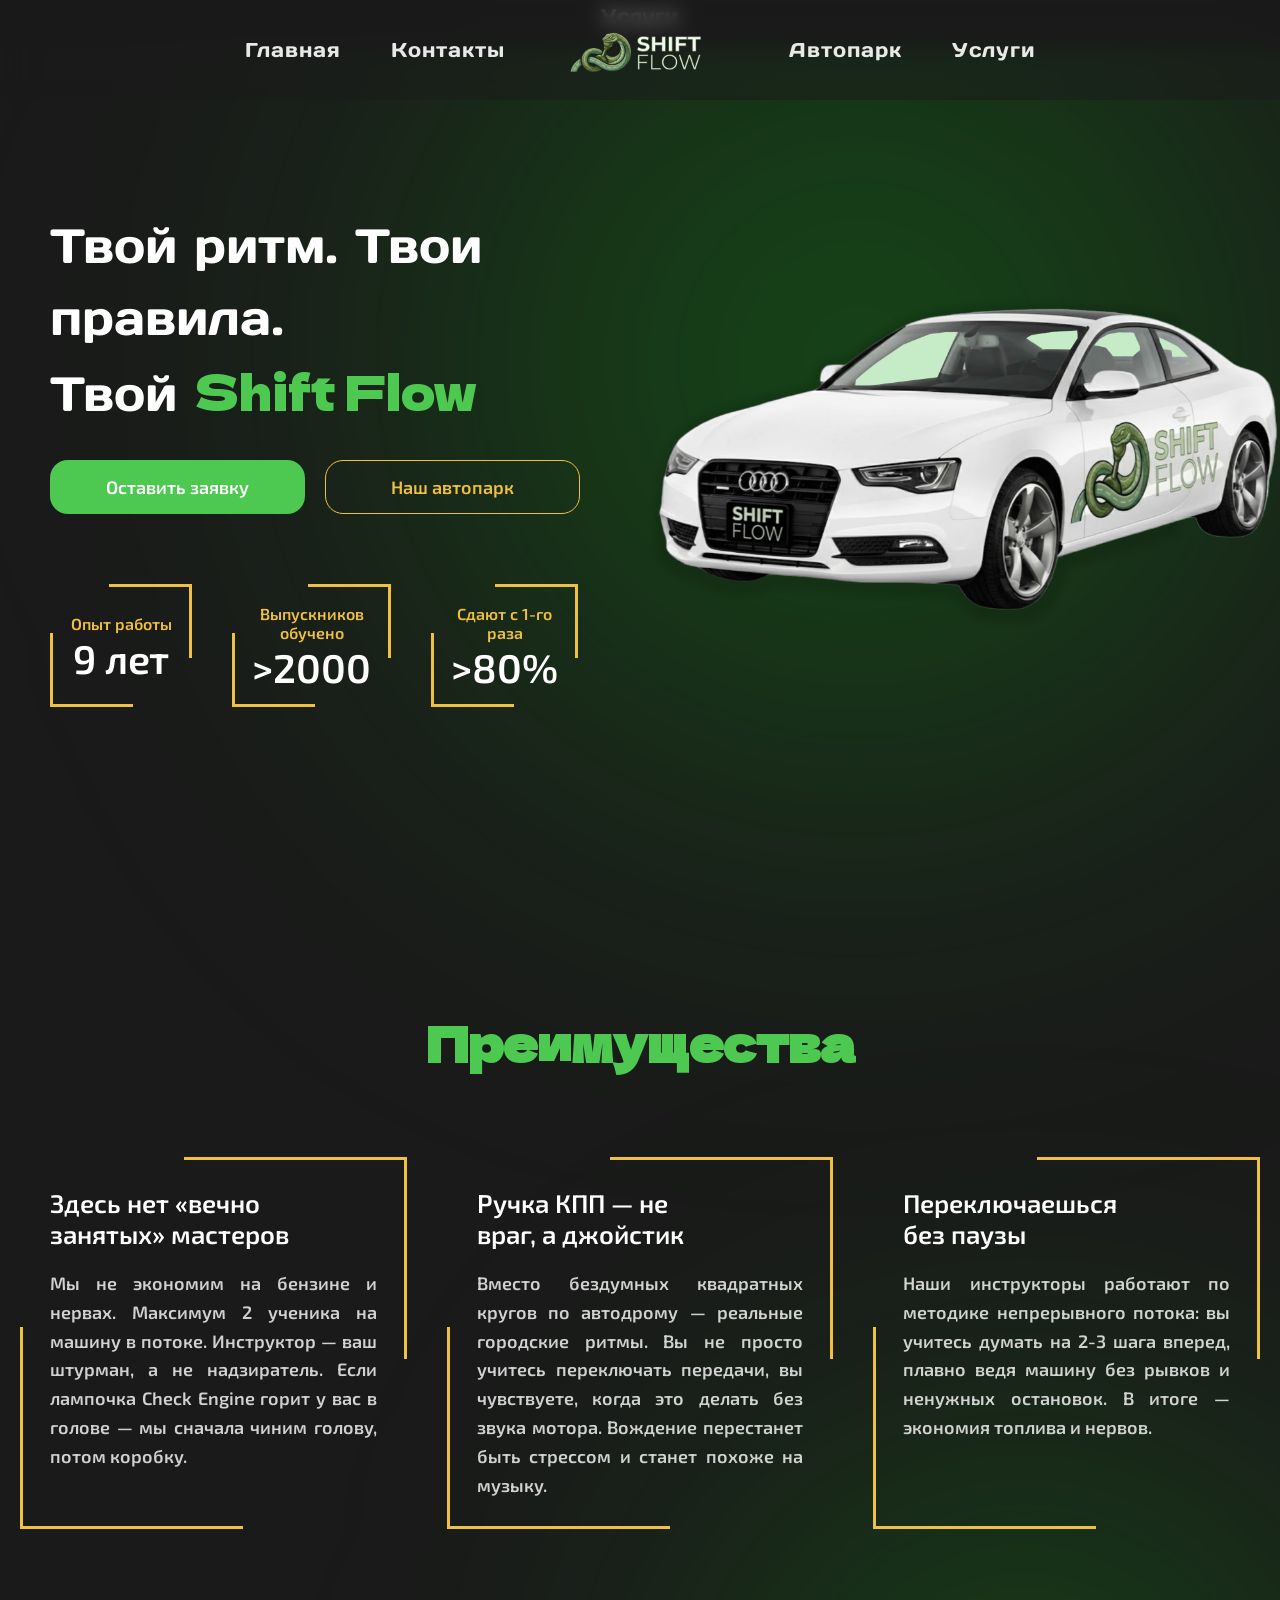
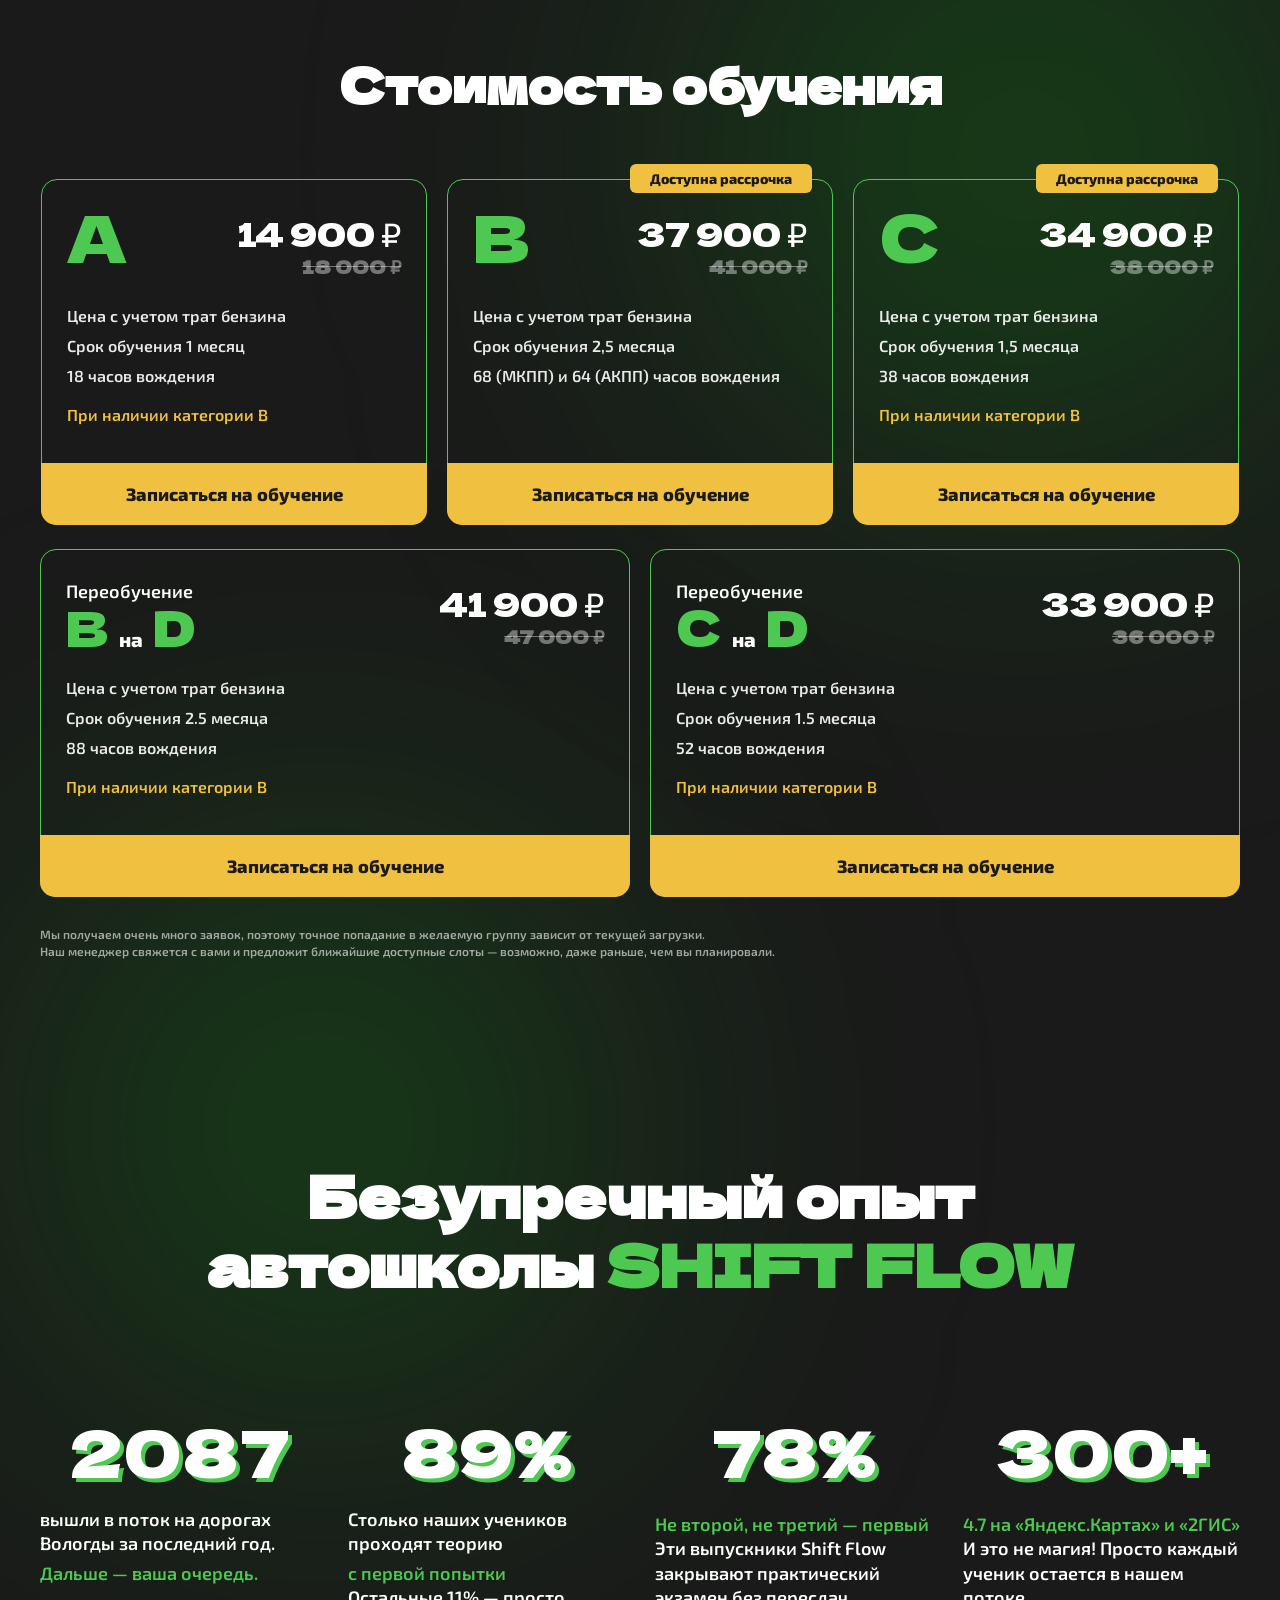
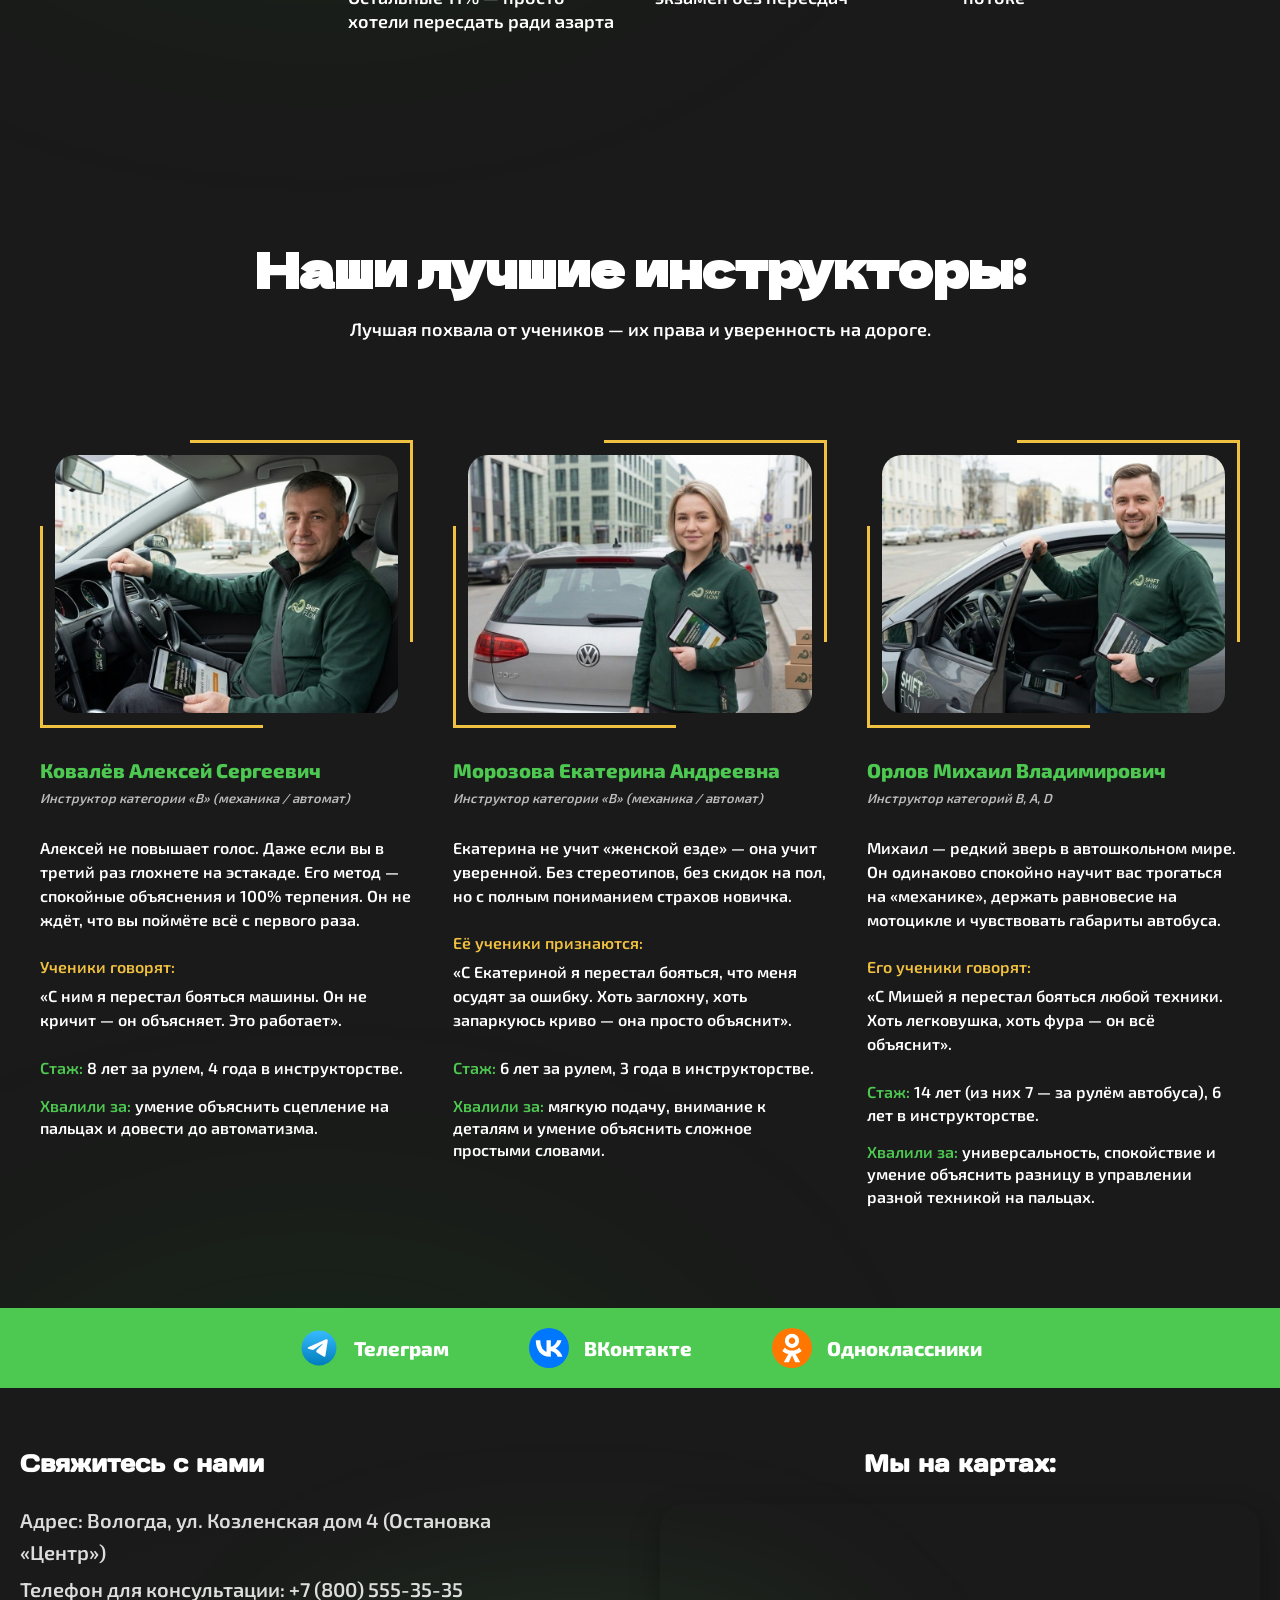
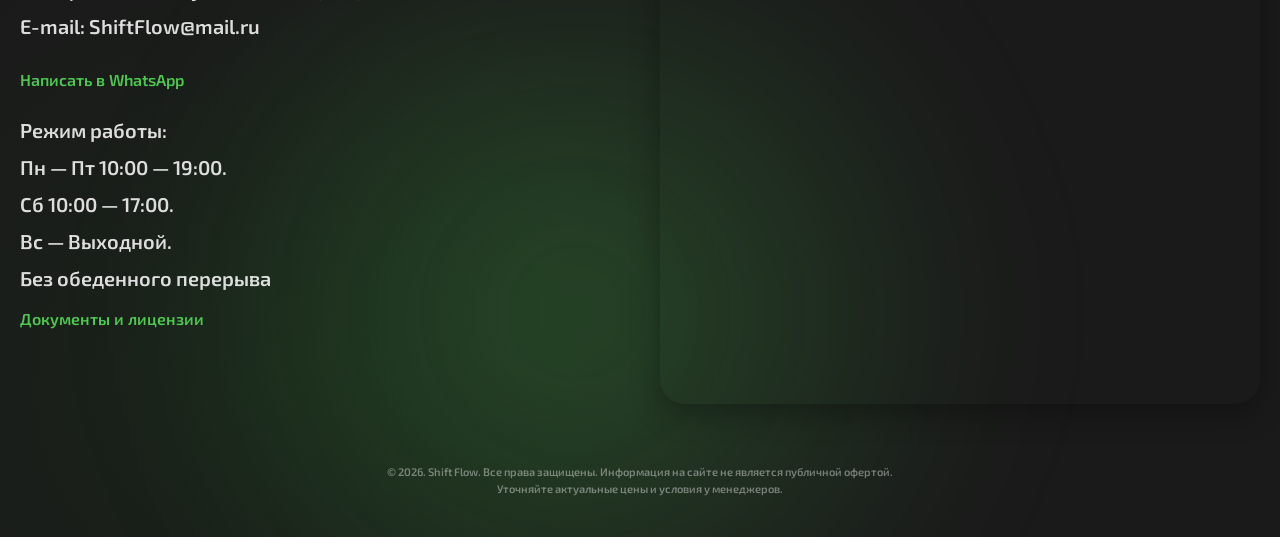
<file: index.html>
<!DOCTYPE html>
<html lang="ru">
<head>
  <meta charset="UTF-8" />
  <meta name="viewport" content="width=device-width, initial-scale=1.0, viewport-fit=cover" />
  <title>Главная страница - Shift Flow</title>
  <link rel="stylesheet" href="./Css/style.css" />
  <link rel="icon" href="./images/car-icon.svg" type="image/x-icon" />
</head>
<body>
  <!-- декоративные свечения -->
  <div class="glow-effect-right-bottom"></div>
  <div class="glow-effect-right-bottom-1"></div>
  <div class="glow-effect-left-bottom"></div>
  <div class="glow-effect-left-bottom-1"></div>

  <!-- Шапка (как в general.html) -->
  <header class="header">
    <div class="container">
      <nav class="nav-left desktop-nav">
        <a href="./index.html">Главная</a>
        <a href="#contact">Контакты</a>
      </nav>
      <div class="logo">
        <a href="./index.html"><img src="./images/logotip.png" alt="Shift Flow" /></a>
      </div>
      <nav class="nav-right desktop-nav">
        <a href="./general.html#carpark">Автопарк</a>
        <a href="./general.html#services">Услуги</a>   <!-- исправлено: servicesl → services -->
      </nav>
      <button class="burger-btn" id="burgerBtn">Меню</button>
    </div>
  </header>

  <!-- Мобильное меню (такое же, как в general) -->
  <div class="mobile-nav" id="mobileNav">
    <a href="./index.html">Главная</a>
    <a href="#contact">Контакты</a>
    <a href="./general.html#carpark">Автопарк</a>
    <a href="./general.html#services">Услуги</a>
  </div>

  <!-- Баннер -->
  <section class="banner">
    <div class="banner-container">
      <div class="banner-content">
        <h1 class="banner-title">
          Твой ритм. Твои правила.<br />
          Твой <span class="highlight">Shift Flow</span>
        </h1>
        <div class="banner-buttons">
          <a href="#" class="btn btn-primary btn-open-modal">Оставить заявку</a>
          <a href="./general.html#carpark" class="btn btn-secondary">Наш автопарк</a>
        </div>
        <div class="counters">
          <div class="counter-item">
            <div class="counter-label">Опыт работы</div>
            <div class="counter-value">9 лет</div>
          </div>
          <div class="counter-item">
            <div class="counter-label">Выпускников<br />обучено</div>
            <div class="counter-value">>2000</div>
          </div>
          <div class="counter-item">
            <div class="counter-label">Сдают с 1-го<br />раза</div>
            <div class="counter-value">>80%</div>
          </div>
        </div>
      </div>
      <div class="banner-image-wrapper">
        <img src="./images/Car-banner.png" alt="Белая Audi A5 Drift Flow" class="banner-car" />
      </div>
    </div>
  </section>

  <!-- Преимущества -->
  <section class="advantages">
    <div class="container advantages-container">
      <h2 class="advantages-main-title">Преимущества</h2>
      <div class="advantages-grid">
        <div class="advantage-card">
          <h3 class="advantage-title">Здесь нет «вечно<br />занятых» мастеров</h3>
          <p class="advantage-text">Мы не экономим на бензине и нервах. Максимум 2 ученика на машину в потоке. Инструктор — ваш штурман, а не надзиратель. Если лампочка Check Engine горит у вас в голове — мы сначала чиним голову, потом коробку.</p>
        </div>
        <div class="advantage-card">
          <h3 class="advantage-title">Ручка КПП — не<br />враг, а джойстик</h3>
          <p class="advantage-text">Вместо бездумных квадратных кругов по автодрому — реальные городские ритмы. Вы не просто учитесь переключать передачи, вы чувствуете, когда это делать без звука мотора. Вождение перестанет быть стрессом и станет похоже на музыку.</p>
        </div>
        <div class="advantage-card">
          <h3 class="advantage-title">Переключаешься<br />без паузы</h3>
          <p class="advantage-text">Наши инструкторы работают по методике непрерывного потока: вы учитесь думать на 2-3 шага вперед, плавно ведя машину без рывков и ненужных остановок. В итоге — экономия топлива и нервов.</p>
        </div>
      </div>
    </div>
  </section>

  <!-- Стоимость обучения -->
  <section class="pricing-section">
    <h2 class="main-title">Стоимость обучения</h2>
    <div class="pricing-wrapper">
      <div class="pricing-row top-row">
        <div class="card">
          <div class="card-content">
            <div class="header-row">
              <span class="category-letter">A</span>
              <div class="price-block">
                <div class="current-price">14 900 ₽</div>
                <div class="old-price">18 000 ₽</div>
              </div>
            </div>
            <ul class="features">
              <li>Цена с учетом трат бензина</li>
              <li>Срок обучения 1 месяц</li>
              <li>18 часов вождения</li>
              <li class="highlight">При наличии категории B</li>
            </ul>
          </div>
          <button class="btn-card btn-open-modal">Записаться на обучение</button>
        </div>
        <div class="card">
          <div class="badge">Доступна рассрочка</div>
          <div class="card-content">
            <div class="header-row">
              <span class="category-letter">B</span>
              <div class="price-block">
                <div class="current-price">37 900 ₽</div>
                <div class="old-price">41 000 ₽</div>
              </div>
            </div>
            <ul class="features">
              <li>Цена с учетом трат бензина</li>
              <li>Срок обучения 2,5 месяца</li>
              <li>68 (МКПП) и 64 (АКПП) часов вождения</li>
            </ul>
          </div>
          <button class="btn-card btn-open-modal">Записаться на обучение</button>
        </div>
        <div class="card">
          <div class="badge">Доступна рассрочка</div>
          <div class="card-content">
            <div class="header-row">
              <span class="category-letter">C</span>
              <div class="price-block">
                <div class="current-price">34 900 ₽</div>
                <div class="old-price">38 000 ₽</div>
              </div>
            </div>
            <ul class="features">
              <li>Цена с учетом трат бензина</li>
              <li>Срок обучения 1,5 месяца</li>
              <li>38 часов вождения</li>
              <li class="highlight">При наличии категории B</li>
            </ul>
          </div>
          <button class="btn-card btn-open-modal">Записаться на обучение</button>
        </div>
      </div>
      <div class="pricing-row bottom-row">
        <div class="card wide-card">
          <div class="card-content">
            <div class="header-row">
              <div class="retraining-title">
                <span class="retraining-label">Переобучение</span>
                <div class="retraining-letters">
                  <span class="category-letter">B</span>
                  <span class="retraining-mid">на</span>
                  <span class="category-letter">D</span>
                </div>
              </div>
              <div class="price-block">
                <div class="current-price">41 900 ₽</div>
                <div class="old-price">47 000 ₽</div>
              </div>
            </div>
            <ul class="features">
              <li>Цена с учетом трат бензина</li>
              <li>Срок обучения 2.5 месяца</li>
              <li>88 часов вождения</li>
              <li class="highlight">При наличии категории B</li>
            </ul>
          </div>
          <button class="btn-card btn-open-modal">Записаться на обучение</button>
        </div>
        <div class="card wide-card">
          <div class="card-content">
            <div class="header-row">
              <div class="retraining-title">
                <span class="retraining-label">Переобучение</span>
                <div class="retraining-letters">
                  <span class="category-letter">C</span>
                  <span class="retraining-mid">на</span>
                  <span class="category-letter">D</span>
                </div>
              </div>
              <div class="price-block">
                <div class="current-price">33 900 ₽</div>
                <div class="old-price">36 000 ₽</div>
              </div>
            </div>
            <ul class="features">
              <li>Цена с учетом трат бензина</li>
              <li>Срок обучения 1.5 месяца</li>
              <li>52 часов вождения</li>
              <li class="highlight">При наличии категории B</li>
            </ul>
          </div>
          <button class="btn-card btn-open-modal">Записаться на обучение</button>
        </div>
      </div>
      <p class="pricing-footnote">Мы получаем очень много заявок, поэтому точное попадание в желаемую группу зависит от текущей загрузки.<br />Наш менеджер свяжется с вами и предложит ближайшие доступные слоты — возможно, даже раньше, чем вы планировали.</p>
    </div>
  </section>

  <!-- Блок безупречного опыта -->
  <section class="stats-section">
    <div class="container stats-container">
      <h2 class="stats-main-title">Безупречный опыт<br />автошколы <span class="highlight">SHIFT FLOW</span></h2>
      <div class="stats-grid">
        <div class="stat-item">
          <div class="stat-number" data-text="2087">2087</div>
          <p class="stat-description">вышли в поток на дорогах Вологды за последний год. <span class="green-text">Дальше — ваша очередь.</span></p>
        </div>
        <div class="stat-item">
          <div class="stat-number" data-text="89%">89%</div>
          <p class="stat-description">Столько наших учеников проходят теорию <span class="green-text">с первой попытки</span> Остальные 11% — просто хотели пересдать ради азарта</p>
        </div>
        <div class="stat-item">
          <div class="stat-number" data-text="78%">78%</div>
          <p class="stat-description"><span class="green-text">Не второй, не третий — первый</span> Эти выпускники Shift Flow закрывают практический экзамен без пересдач</p>
        </div>
        <div class="stat-item">
          <div class="stat-number" data-text="300+">300+</div>
          <p class="stat-description"><span class="green-text">4.7 на «Яндекс.Картах» и «2ГИС»</span> И это не магия! Просто каждый ученик остается в нашем потоке</p>
        </div>
      </div>
    </div>
  </section>

  <!-- Блок инструкторов -->
  <section class="instructors-section">
    <div class="container instructors-container">
      <div class="instructors-header">
        <h2 class="main-title">Наши лучшие инструкторы:</h2>
        <p class="instructors-subtitle">Лучшая похвала от учеников — их права и уверенность на дороге.</p>
      </div>
      <div class="instructors-grid" id="instructorsGrid">
        <div class="instructor-card">
          <div class="instructor-image-wrapper">
            <img src="./images/Kovalev-instructor.png" alt="Ковалёв Алексей Сергеевич">
          </div>
          <div class="instructor-info">
            <h3 class="instructor-name">Ковалёв Алексей Сергеевич</h3>
            <p class="instructor-category">Инструктор категории «В» (механика / автомат)</p>
            <p class="instructor-desc">Алексей не повышает голос. Даже если вы в третий раз глохнете на эстакаде. Его метод — спокойные объяснения и 100% терпения. Он не ждёт, что вы поймёте всё с первого раза.</p>
            <p class="instructor-feedback-title">Ученики говорят:</p>
            <p class="instructor-quote">«С ним я перестал бояться машины. Он не кричит — он объясняет. Это работает».</p>
            <div class="instructor-stats">
              <p><span class="green-text">Стаж:</span> 8 лет за рулем, 4 года в инструкторстве.</p>
              <p><span class="green-text">Хвалили за:</span> умение объяснить сцепление на пальцах и довести до автоматизма.</p>
            </div>
          </div>
        </div>
        <div class="instructor-card">
          <div class="instructor-image-wrapper">
            <img src="./images/Morozova-instructor.png" alt="Морозова Екатерина Андреевна">
          </div>
          <div class="instructor-info">
            <h3 class="instructor-name">Морозова Екатерина Андреевна</h3>
            <p class="instructor-category">Инструктор категории «В» (механика / автомат)</p>
            <p class="instructor-desc">Екатерина не учит «женской езде» — она учит уверенной. Без стереотипов, без скидок на пол, но с полным пониманием страхов новичка.</p>
            <p class="instructor-feedback-title">Её ученики признаются:</p>
            <p class="instructor-quote">«С Екатериной я перестал бояться, что меня осудят за ошибку. Хоть заглохну, хоть запаркуюсь криво — она просто объяснит».</p>
            <div class="instructor-stats">
              <p><span class="green-text">Стаж:</span> 6 лет за рулем, 3 года в инструкторстве.</p>
              <p><span class="green-text">Хвалили за:</span> мягкую подачу, внимание к деталям и умение объяснить сложное простыми словами.</p>
            </div>
          </div>
        </div>
        <div class="instructor-card" id="thirdInstructorCard">
          <div class="instructor-image-wrapper">
            <img src="./images/Orlov-instructor.png" alt="Орлов Михаил Владимирович">
          </div>
          <div class="instructor-info">
            <h3 class="instructor-name">Орлов Михаил Владимирович</h3>
            <p class="instructor-category">Инструктор категорий B, A, D</p>
            <p class="instructor-desc">Михаил — редкий зверь в автошкольном мире. Он одинаково спокойно научит вас трогаться на «механике», держать равновесие на мотоцикле и чувствовать габариты автобуса.</p>
            <p class="instructor-feedback-title">Его ученики говорят:</p>
            <p class="instructor-quote">«С Мишей я перестал бояться любой техники. Хоть легковушка, хоть фура — он всё объяснит».</p>
            <div class="instructor-stats">
              <p><span class="green-text">Стаж:</span> 14 лет (из них 7 — за рулём автобуса), 6 лет в инструкторстве.</p>
              <p><span class="green-text">Хвалили за:</span> универсальность, спокойствие и умение объяснить разницу в управлении разной техникой на пальцах.</p>
            </div>
          </div>
        </div>
      </div>
      <div style="text-align: center;" id="loadMoreWrapper">
        <button class="btn-load-more" id="loadMoreBtn">Загрузить еще</button>
      </div>
    </div>
  </section>

  <!-- Модальное окно -->
  <div class="modal-overlay" id="enrollModal">
    <div class="modal-box" id="modalFormBox">
      <button class="modal-close-btn" id="closeFormBtn">
        <svg width="24" height="24" viewBox="0 0 24 24" fill="none" xmlns="http://www.w3.org/2000/svg">
          <path d="M18 6L6 18M6 6L18 18" stroke="var(--amber-color)" stroke-width="3" stroke-linecap="round" stroke-linejoin="round"/>
        </svg>
      </button>
      <h3 class="modal-title">Записаться на обучение</h3>
      <form id="enrollmentForm" novalidate>
        <input type="text" class="modal-input" placeholder="*Ваше ФИО" required>
        <input type="tel" id="phoneInput" class="modal-input" placeholder="*Ваш номер телефона" required>
        <div class="select-wrapper">
          <select class="modal-input custom-select" required>
            <option value="" disabled selected hidden>*Категория обучения</option>
            <option value="A">A</option>
            <option value="B">B</option>
            <option value="D">D</option>
            <option value="B на C">B на C</option>
            <option value="C на D">C на D</option>
          </select>
        </div>
        <input type="text" class="modal-input" placeholder="*Когда готовы приступить к обучению?" required>
        <p class="modal-note">То что помечено * обязательно к заполнению</p>
        <div class="modal-footer">
          <label class="modal-checkbox-label">
            <input type="checkbox" id="policyCheckbox" required>
            <span class="custom-checkbox" id="customCheckmark"></span>
            <span class="checkbox-text">Я согласен(на) на обработку<br>персональных данных</span>
          </label>
          <button type="submit" class="modal-submit-btn">Отправить</button>
        </div>
      </form>
    </div>
    <div class="modal-box" id="modalSuccessBox" style="display: none;">
      <h3 class="modal-title">Благодарим за запись!</h3>
      <p class="modal-success-text">Наш менеджер свяжется с вами<br>в течение 30 минут.<br>Если через это время звонок не<br>поступит напишите нам в<br>телеграм - <a href="https://t.me/shiftflow" target="_blank" class="modal-link">t.me/shiftflow</a> или<br>позвоните на номер<br><a href="tel:+88005553535" class="modal-link">+8(800)555-35-35</a></p>
      <div class="modal-success-footer">
        <button class="modal-submit-btn" id="closeSuccessBtn">Закрыть</button>
      </div>
    </div>
  </div>

  <!-- Подвал -->
  <footer class="footer-section">
    <div class="glow-effect-footer"></div>
    <div class="footer-socials">
      <div class="container socials-container">
        <a href="#" class="social-link">
          <img src="./images/telegram-logo.svg" alt="Телеграм" class="social-icon">
          <span>Телеграм</span>
        </a>
        <a href="#" class="social-link">
          <img src="./images/vk-logo.svg" alt="ВКонтакте" class="social-icon">
          <span>ВКонтакте</span>
        </a>
        <a href="#" class="social-link">
          <img src="./images/ok-logo.svg" alt="Одноклассники" class="social-icon">
          <span>Одноклассники</span>
        </a>
      </div>
    </div>
    <div class="footer-main">
      <div class="container footer-container">
        <div class="footer-contacts" id="contact">
          <h3 class="footer-title">Свяжитесь с нами</h3>
          <div class="contact-info">
            <p>Адрес: Вологда, ул. Козленская дом 4 (Остановка «Центр»)</p>
            <p>Телефон для консультации: +7 (800) 555-35-35</p>
            <p>E-mail: ShiftFlow@mail.ru</p>
          </div>
          <a href="https://www.whatsapp.com/" class="footer-link-green">Написать в WhatsApp</a>
          <div class="schedule-info">
            <p>Режим работы:</p>
            <p>Пн — Пт 10:00 — 19:00.</p>
            <p>Сб 10:00 — 17:00.</p>
            <p>Вс — Выходной.</p>
            <p>Без обеденного перерыва</p>
          </div>
          <a href="#" class="footer-link-green">Документы и лицензии</a>
        </div>
        <div class="footer-map-section">
          <h3 class="footer-title map-title">Мы на картах:</h3>
          <div class="map-wrapper">
            <iframe 
              src="https://yandex.ru/map-widget/v1/?ll=39.884501%2C59.219808&mode=search&ol=geo&ouri=ymapsbm1%3A%2F%2Fgeo%3Fdata%3DCgg1MzE0NzM5MRJK0KDQvtGB0YHQuNGPLCDQktC-0LvQvtCz0LTQsCwg0JrQvtC30LvQtdC90YHQutCw0Y8g0YPQu9C40YbQsCwgNNC60JIiCg2cajpCFVw3X0I%2C&z=17" 
              width="100%" 
              height="100%" 
              frameborder="0" 
              allowfullscreen="true" 
              style="position:relative;">
            </iframe>
          </div>
        </div>
      </div>
      <div class="container footer-bottom-container">
        <p class="footer-copyright">
          © 2026. Shift Flow. Все права защищены. Информация на сайте не является публичной офертой.<br>
          Уточняйте актуальные цены и условия у менеджеров.
        </p>
      </div>
    </div>
  </footer>

  <script>
    document.addEventListener('DOMContentLoaded', () => {
      // ========== БУРГЕР-МЕНЮ ==========
      const burgerBtn = document.getElementById('burgerBtn');
      const mobileNav = document.getElementById('mobileNav');
      const body = document.body;
      if (burgerBtn && mobileNav) {
        burgerBtn.addEventListener('click', (e) => {
          e.stopPropagation();
          mobileNav.classList.toggle('open');
          burgerBtn.classList.toggle('active');
          body.classList.toggle('menu-open');
          burgerBtn.textContent = mobileNav.classList.contains('open') ? '✕' : 'Меню';
        });
        const navLinks = mobileNav.querySelectorAll('a');
        navLinks.forEach(link => {
          link.addEventListener('click', () => {
            mobileNav.classList.remove('open');
            burgerBtn.classList.remove('active');
            body.classList.remove('menu-open');
            burgerBtn.textContent = 'Меню';
          });
        });
        document.addEventListener('click', (e) => {
          if (mobileNav.classList.contains('open') && 
              !mobileNav.contains(e.target) && 
              !burgerBtn.contains(e.target)) {
            mobileNav.classList.remove('open');
            burgerBtn.classList.remove('active');
            body.classList.remove('menu-open');
            burgerBtn.textContent = 'Меню';
          }
        });
      }

      // ========== МОДАЛЬНОЕ ОКНО ==========
      const modalOverlay = document.getElementById('enrollModal');
      const modalFormBox = document.getElementById('modalFormBox');
      const modalSuccessBox = document.getElementById('modalSuccessBox');
      const form = document.getElementById('enrollmentForm');
      const openButtons = document.querySelectorAll('.btn-open-modal');
      const closeFormBtn = document.getElementById('closeFormBtn');
      const closeSuccessBtn = document.getElementById('closeSuccessBtn');
      const phoneInput = document.getElementById('phoneInput');
      const policyCheckbox = document.getElementById('policyCheckbox');
      const customCheckmark = document.getElementById('customCheckmark');

      if (phoneInput) {
        phoneInput.addEventListener('input', function (e) {
          let val = e.target.value.replace(/\D/g, '');
          if (val === '') {
            e.target.value = '';
            return;
          }
          if (val[0] === '7' || val[0] === '8') val = '7' + val.substring(1);
          else val = '7' + val;
          e.target.value = '+' + val.substring(0, 11);
        });
        phoneInput.addEventListener('focus', function (e) {
          if (e.target.value === '') e.target.value = '+7';
        });
      }

      if (policyCheckbox && customCheckmark) {
        policyCheckbox.addEventListener('change', () => {
          if (policyCheckbox.checked) customCheckmark.classList.remove('error-checkbox');
        });
      }

      openButtons.forEach(btn => {
        btn.addEventListener('click', (e) => {
          e.preventDefault();
          modalOverlay.classList.add('active');
          modalFormBox.style.display = 'block';
          modalSuccessBox.style.display = 'none';
        });
      });

      if (closeFormBtn) closeFormBtn.addEventListener('click', () => modalOverlay.classList.remove('active'));
      if (closeSuccessBtn) closeSuccessBtn.addEventListener('click', () => modalOverlay.classList.remove('active'));
      if (modalOverlay) {
        modalOverlay.addEventListener('click', (e) => {
          if (e.target === modalOverlay) modalOverlay.classList.remove('active');
        });
      }

      if (form) {
        form.addEventListener('submit', (e) => {
          e.preventDefault();
          let isValid = true;
          if (policyCheckbox && !policyCheckbox.checked) {
            if (customCheckmark) customCheckmark.classList.add('error-checkbox');
            isValid = false;
          }
          if (phoneInput && phoneInput.value.length < 12) {
            phoneInput.style.borderColor = 'red';
            isValid = false;
          } else if (phoneInput) {
            phoneInput.style.borderColor = '';
          }
          if (isValid) {
            modalFormBox.style.display = 'none';
            modalSuccessBox.style.display = 'block';
            form.reset();
            if (customCheckmark) customCheckmark.classList.remove('error-checkbox');
            if (phoneInput) phoneInput.style.borderColor = '';
          }
        });
      }

      // ========== ЛОГИКА ТРЕТЬЕГО ИНСТРУКТОРА ==========
      const thirdCard = document.getElementById('thirdInstructorCard');
      const loadMoreBtn = document.getElementById('loadMoreBtn');
      const loadMoreWrapper = document.getElementById('loadMoreWrapper');

      function updateInstructorVisibility() {
        const isMobile = window.innerWidth <= 768;
        if (isMobile) {
          if (thirdCard && !thirdCard.classList.contains('hidden-on-mobile')) {
            thirdCard.classList.add('hidden-on-mobile');
          }
          if (loadMoreWrapper) loadMoreWrapper.style.display = 'block';
        } else {
          if (thirdCard && thirdCard.classList.contains('hidden-on-mobile')) {
            thirdCard.classList.remove('hidden-on-mobile');
          }
          if (loadMoreWrapper) loadMoreWrapper.style.display = 'none';
        }
      }

      updateInstructorVisibility();
      window.addEventListener('resize', updateInstructorVisibility);

      if (loadMoreBtn && thirdCard) {
        loadMoreBtn.addEventListener('click', (e) => {
          e.preventDefault();
          thirdCard.classList.remove('hidden-on-mobile');
          if (loadMoreWrapper) loadMoreWrapper.style.display = 'none';
        });
      }
    });
  </script>
</body>
</html>
</file>
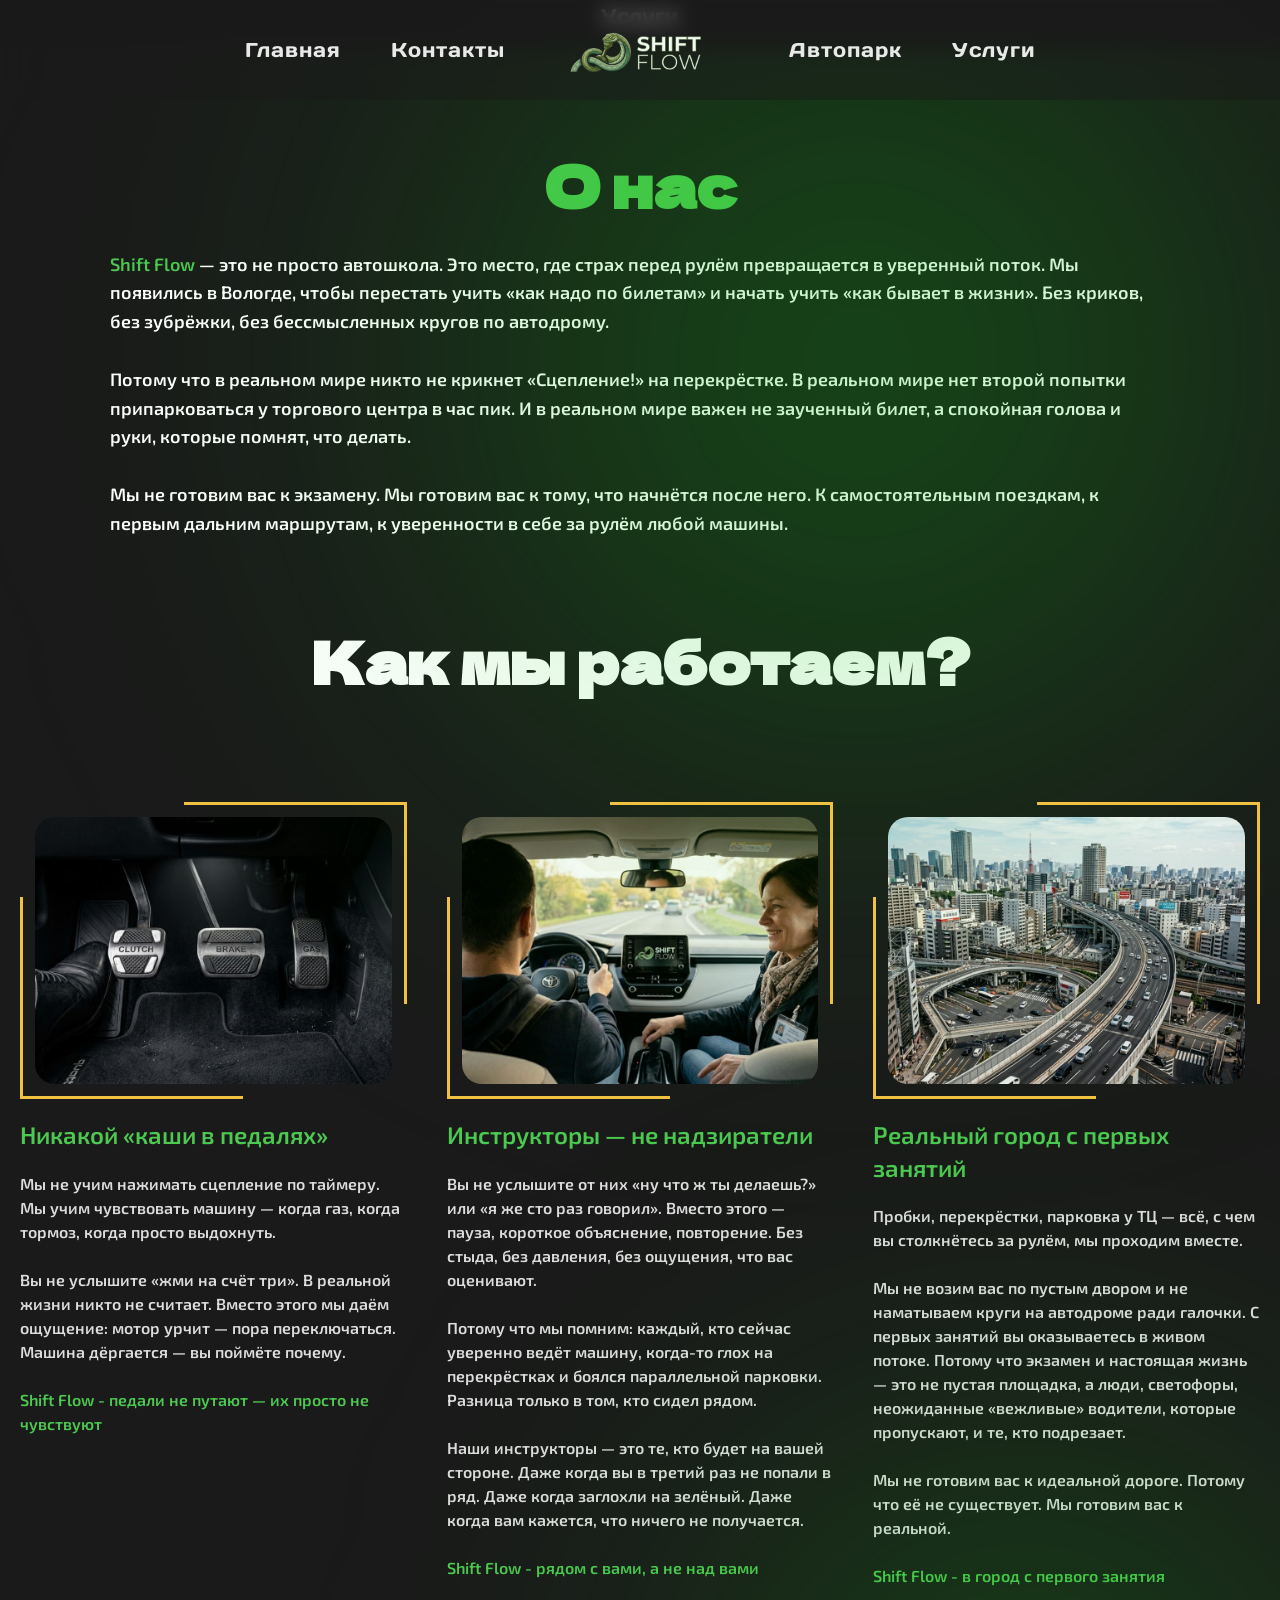
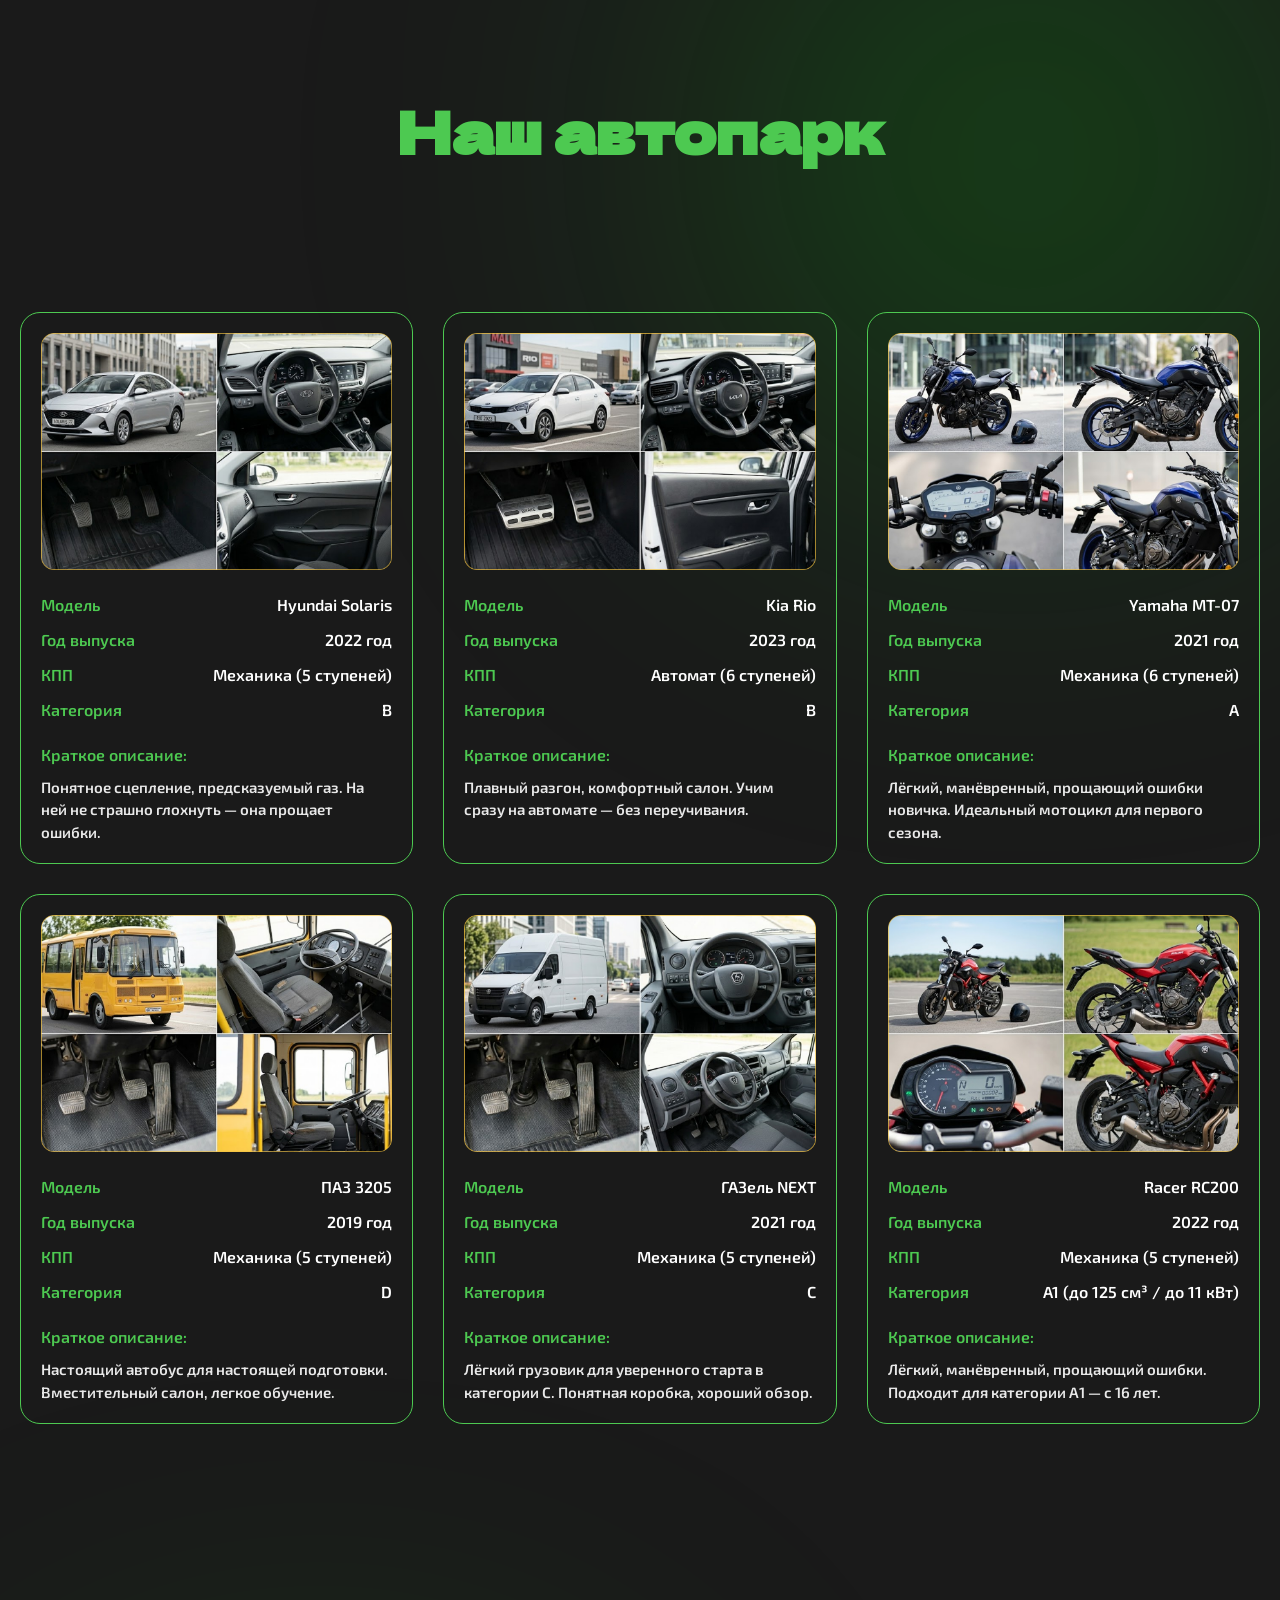
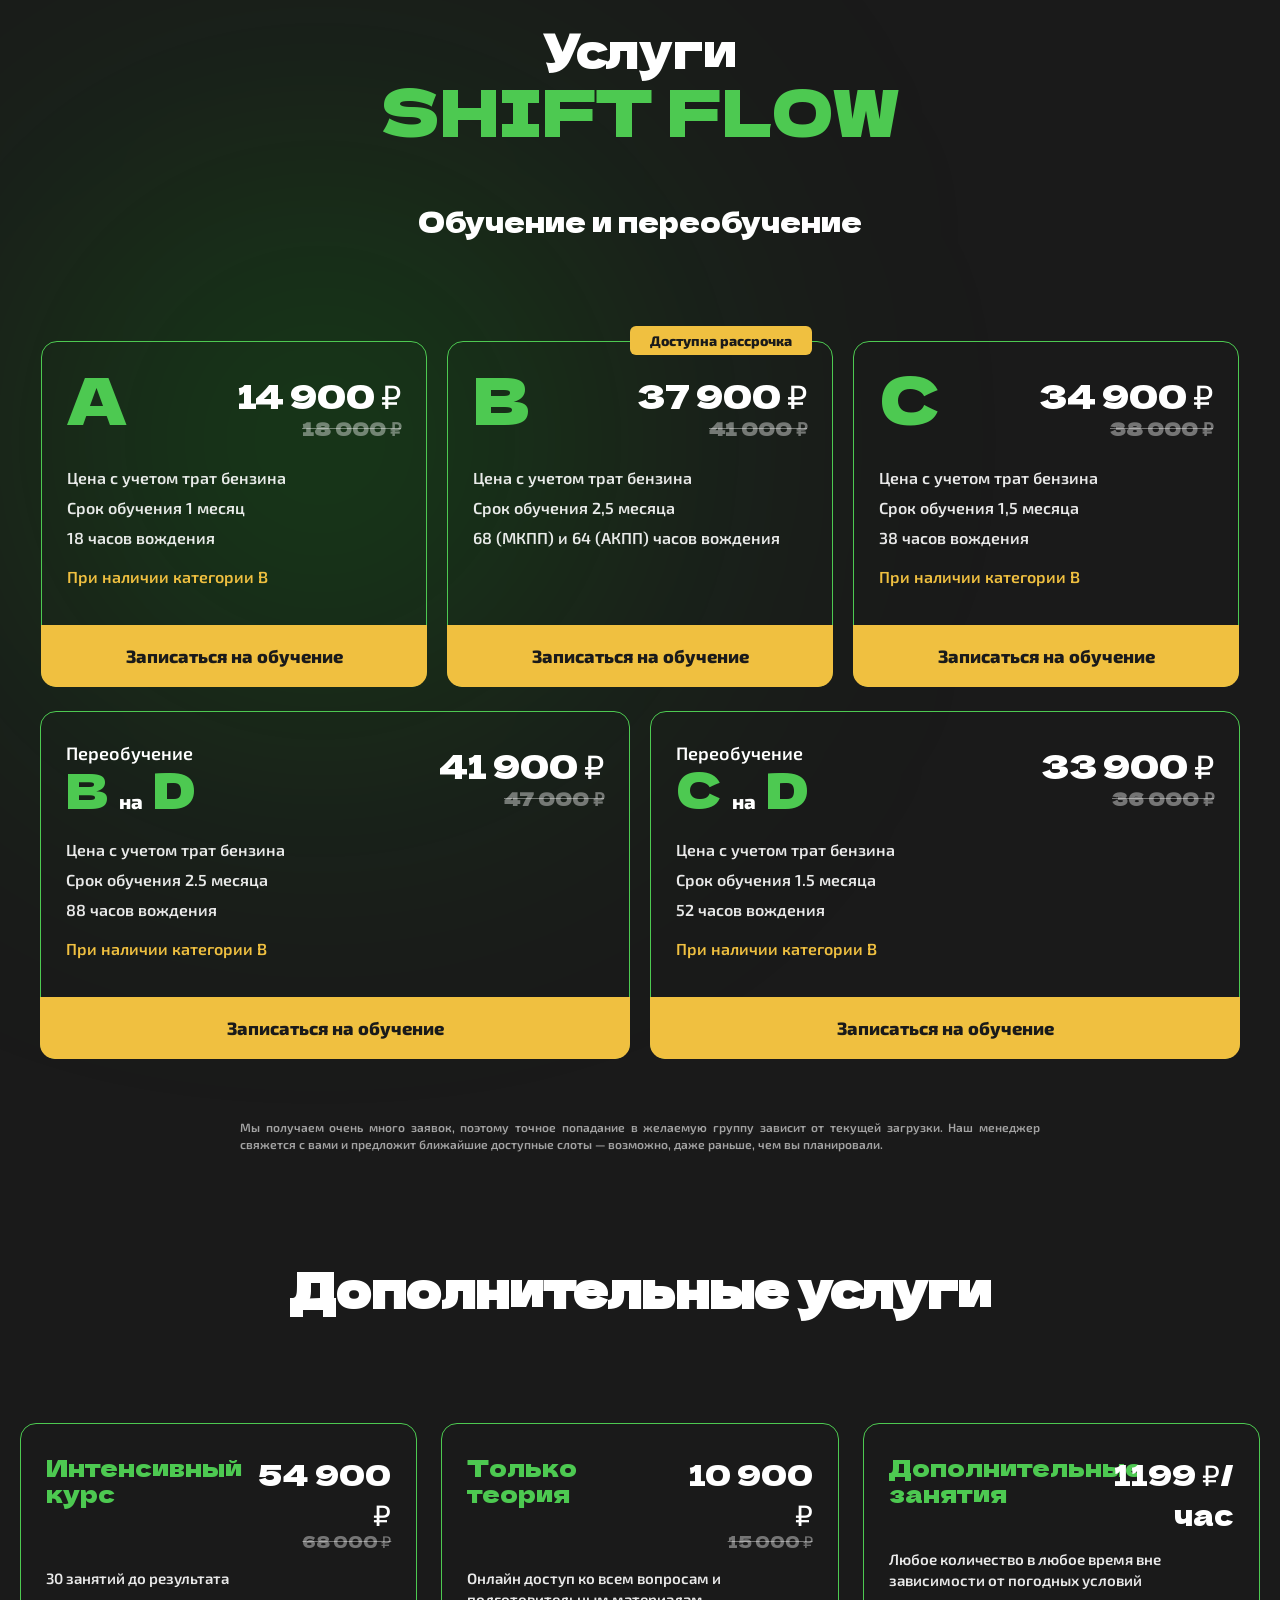
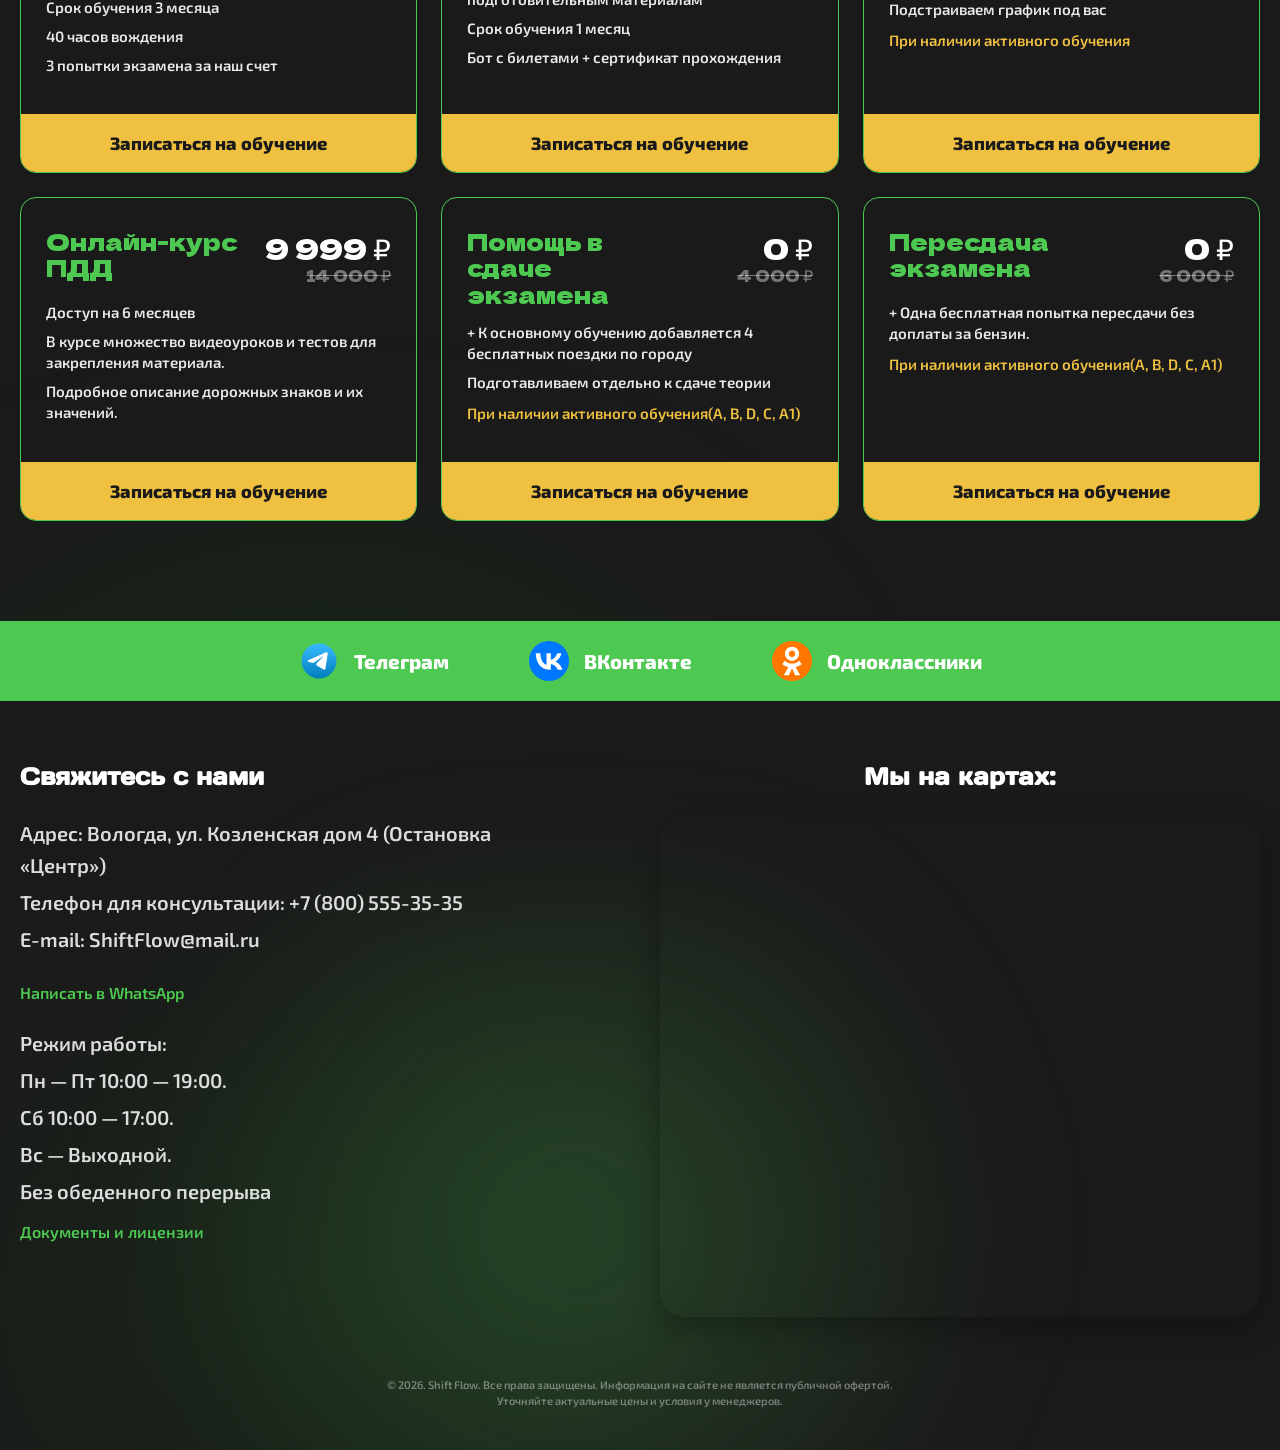
<file: general.html>
<!DOCTYPE html>
<html lang="ru">
<head>
    <meta charset="UTF-8">
    <meta name="viewport" content="width=device-width, initial-scale=1.0">
    <title>Oбщая страница - Shift Flow</title>
    <link rel="stylesheet" href="./Css/style_general.css">
    <link rel="icon" href="./images/car-icon.svg" type="image/x-icon" />
</head>
<body>
   <!-- Эффекты свечения -->
    <div class="glow-effect-right-bottom"></div>
    <div class="glow-effect-right-bottom-1"></div>
    <div class="glow-effect-left-bottom"></div>
    <div class="glow-effect-left-bottom-1"></div>

    <!-- Шапка -->
    <header class="header">
        <div class="container">
            <nav class="nav-left desktop-nav">
                <a href="./index.html">Главная</a>
                <a href="#contact">Контакты</a>
            </nav>
            <div class="logo">
                <a href="./index.html"><img src="./images/logotip.png" alt="Shift Flow" /></a>
            </div>
            <nav class="nav-right desktop-nav">
                <a href="./general.html#carpark">Автопарк</a>
                <a href="./general.html#services">Услуги</a>
            </nav>
            <button class="burger-btn" id="burgerBtn">Меню</button>
        </div>
    </header>

    <!-- Мобильное меню -->
    <div class="mobile-nav" id="mobileNav">
        <a href="./index.html">Главная</a>
        <a href="#contact">Контакты</a>
        <a href="./general.html#carpark">Автопарк</a>
        <a href="./general.html#services">Услуги</a>
    </div>

    <!-- Блок О нас -->
    <section class="about-section">
        <div class="container about-container">
            <h1 class="page-title">О нас</h1>
            <p class="intro-text">
                <span class="highlight">Shift Flow</span> — это не просто автошкола. Это место, где страх перед рулём превращается в уверенный поток. Мы появились в Вологде, чтобы перестать учить «как надо по билетам» и начать учить «как бывает в жизни». Без криков, без зубрёжки, без бессмысленных кругов по автодрому.
                <br><br>
                Потому что в реальном мире никто не крикнет «Сцепление!» на перекрёстке. В реальном мире нет второй попытки припарковаться у торгового центра в час пик. И в реальном мире важен не заученный билет, а спокойная голова и руки, которые помнят, что делать.
                <br><br>
                Мы не готовим вас к экзамену. Мы готовим вас к тому, что начнётся после него. К самостоятельным поездкам, к первым дальним маршрутам, к уверенности в себе за рулём любой машины.
            </p>
        </div>
    </section>

    <!-- Блок Как мы работаем? -->
    <section class="work-section">
        <div class="container work-container">
            <h2 class="section-title">Как мы работаем?</h2>
            <div class="work-grid">
                <div class="work-card">
                    <div class="work-image-wrapper">
                        <img src="./images/block-work-pedali.png" alt="Педали">
                    </div>
                    <h3 class="work-card-title">Никакой «каши в педалях»</h3>
                    <p class="work-card-text">
                        Мы не учим нажимать сцепление по таймеру. Мы учим чувствовать машину — когда газ, когда тормоз, когда просто выдохнуть.<br><br>
                        Вы не услышите «жми на счёт три». В реальной жизни никто не считает. Вместо этого мы даём ощущение: мотор урчит — пора переключаться. Машина дёргается — вы поймёте почему.<br><br>
                        <span class="highlight">Shift Flow - </span><span class="work-card-tagline">педали не путают — их просто не чувствуют</span>
                    </p>
                </div>
                <div class="work-card">
                    <div class="work-image-wrapper">
                        <img src="./images/block-work-instrucor.png" alt="Инструктор">
                    </div>
                    <h3 class="work-card-title">Инструкторы — не надзиратели</h3>
                    <p class="work-card-text">
                        Вы не услышите от них «ну что ж ты делаешь?» или «я же сто раз говорил». Вместо этого — пауза, короткое объяснение, повторение. Без стыда, без давления, без ощущения, что вас оценивают.<br><br>
                        Потому что мы помним: каждый, кто сейчас уверенно ведёт машину, когда-то глох на перекрёстках и боялся параллельной парковки. Разница только в том, кто сидел рядом.<br><br>
                        Наши инструкторы — это те, кто будет на вашей стороне. Даже когда вы в третий раз не попали в ряд. Даже когда заглохли на зелёный. Даже когда вам кажется, что ничего не получается.<br><br>
                        <span class="highlight">Shift Flow - </span><span class="work-card-tagline">рядом с вами, а не над вами</span>
                    </p>
                </div>
                <div class="work-card">
                    <div class="work-image-wrapper">
                        <img src="./images/block-work-city.png" alt="Город">
                    </div>
                    <h3 class="work-card-title">Реальный город с первых занятий</h3>
                    <p class="work-card-text">
                        Пробки, перекрёстки, парковка у ТЦ — всё, с чем вы столкнётесь за рулём, мы проходим вместе.<br><br>
                        Мы не возим вас по пустым двором и не наматываем круги на автодроме ради галочки. С первых занятий вы оказываетесь в живом потоке. Потому что экзамен и настоящая жизнь — это не пустая площадка, а люди, светофоры, неожиданные «вежливые» водители, которые пропускают, и те, кто подрезает.<br><br>
                        Мы не готовим вас к идеальной дороге. Потому что её не существует. Мы готовим вас к реальной.<br><br>
                        <span class="highlight">Shift Flow - </span><span class="work-card-tagline">в город с первого занятия</span>
                    </p>
                </div>
            </div>
        </div>
    </section>

    <!-- Автопарк -->
    <section class="fleet-section">
        <div class="container fleet-container">
            <h2 class="fleet-title" id="carpark">Наш автопарк</h2>
            <div class="fleet-grid">
                <div class="fleet-card">
                    <div class="fleet-image"><img src="./images/avtoparc-1.png" alt="Hyundai Solaris"></div>
                    <div class="fleet-info">
                        <div class="fleet-row"><span class="fleet-label">Модель</span><span class="fleet-value">Hyundai Solaris</span></div>
                        <div class="fleet-row"><span class="fleet-label">Год выпуска</span><span class="fleet-value">2022 год</span></div>
                        <div class="fleet-row"><span class="fleet-label">КПП</span><span class="fleet-value">Механика (5 ступеней)</span></div>
                        <div class="fleet-row"><span class="fleet-label">Категория</span><span class="fleet-value">B</span></div>
                        <div class="fleet-desc"><span class="fleet-label">Краткое описание:</span><p>Понятное сцепление, предсказуемый газ. На ней не страшно глохнуть — она прощает ошибки.</p></div>
                    </div>
                </div>
                <div class="fleet-card">
                    <div class="fleet-image"><img src="./images/avtoparc-2.png" alt="Kia Rio"></div>
                    <div class="fleet-info">
                        <div class="fleet-row"><span class="fleet-label">Модель</span><span class="fleet-value">Kia Rio</span></div>
                        <div class="fleet-row"><span class="fleet-label">Год выпуска</span><span class="fleet-value">2023 год</span></div>
                        <div class="fleet-row"><span class="fleet-label">КПП</span><span class="fleet-value">Автомат (6 ступеней)</span></div>
                        <div class="fleet-row"><span class="fleet-label">Категория</span><span class="fleet-value">B</span></div>
                        <div class="fleet-desc"><span class="fleet-label">Краткое описание:</span><p>Плавный разгон, комфортный салон. Учим сразу на автомате — без переучивания.</p></div>
                    </div>
                </div>
                <div class="fleet-card">
                    <div class="fleet-image"><img src="./images/avtoparc-3.png" alt="Yamaha MT-07"></div>
                    <div class="fleet-info">
                        <div class="fleet-row"><span class="fleet-label">Модель</span><span class="fleet-value">Yamaha MT-07</span></div>
                        <div class="fleet-row"><span class="fleet-label">Год выпуска</span><span class="fleet-value">2021 год</span></div>
                        <div class="fleet-row"><span class="fleet-label">КПП</span><span class="fleet-value">Механика (6 ступеней)</span></div>
                        <div class="fleet-row"><span class="fleet-label">Категория</span><span class="fleet-value">A</span></div>
                        <div class="fleet-desc"><span class="fleet-label">Краткое описание:</span><p>Лёгкий, манёвренный, прощающий ошибки новичка. Идеальный мотоцикл для первого сезона.</p></div>
                    </div>
                </div>
                <div class="fleet-card">
                    <div class="fleet-image"><img src="./images/avtoparc-4.png" alt="ПАЗ 3205"></div>
                    <div class="fleet-info">
                        <div class="fleet-row"><span class="fleet-label">Модель</span><span class="fleet-value">ПАЗ 3205</span></div>
                        <div class="fleet-row"><span class="fleet-label">Год выпуска</span><span class="fleet-value">2019 год</span></div>
                        <div class="fleet-row"><span class="fleet-label">КПП</span><span class="fleet-value">Механика (5 ступеней)</span></div>
                        <div class="fleet-row"><span class="fleet-label">Категория</span><span class="fleet-value">D</span></div>
                        <div class="fleet-desc"><span class="fleet-label">Краткое описание:</span><p>Настоящий автобус для настоящей подготовки. Вместительный салон, легкое обучение.</p></div>
                    </div>
                </div>
                <div class="fleet-card">
                    <div class="fleet-image"><img src="./images/avtoparc-5.png" alt="ГАЗель NEXT"></div>
                    <div class="fleet-info">
                        <div class="fleet-row"><span class="fleet-label">Модель</span><span class="fleet-value">ГАЗель NEXT</span></div>
                        <div class="fleet-row"><span class="fleet-label">Год выпуска</span><span class="fleet-value">2021 год</span></div>
                        <div class="fleet-row"><span class="fleet-label">КПП</span><span class="fleet-value">Механика (5 ступеней)</span></div>
                        <div class="fleet-row"><span class="fleet-label">Категория</span><span class="fleet-value">C</span></div>
                        <div class="fleet-desc"><span class="fleet-label">Краткое описание:</span><p>Лёгкий грузовик для уверенного старта в категории C. Понятная коробка, хороший обзор.</p></div>
                    </div>
                </div>
                <div class="fleet-card">
                    <div class="fleet-image"><img src="./images/avtoparc-6.png" alt="Racer RC200"></div>
                    <div class="fleet-info">
                        <div class="fleet-row"><span class="fleet-label">Модель</span><span class="fleet-value">Racer RC200</span></div>
                        <div class="fleet-row"><span class="fleet-label">Год выпуска</span><span class="fleet-value">2022 год</span></div>
                        <div class="fleet-row"><span class="fleet-label">КПП</span><span class="fleet-value">Механика (5 ступеней)</span></div>
                        <div class="fleet-row"><span class="fleet-label">Категория</span><span class="fleet-value">A1 (до 125 см³ / до 11 кВт)</span></div>
                        <div class="fleet-desc"><span class="fleet-label">Краткое описание:</span><p>Лёгкий, манёвренный, прощающий ошибки. Подходит для категории A1 — с 16 лет.</p></div>
                    </div>
                </div>
            </div>
            <button class="btn-load-more" id="loadMoreBtn">Загрузить еще</button>
        </div>
    </section>

    <!-- Блок Стоимость / Услуги -->
    <section class="pricing-section">
        <div class="container pricing-container">
            <div class="services-main-title">
                <span class="title-top" id="services">Услуги</span>
                <span class="title-bottom">SHIFT FLOW</span>
            </div>
            <h3 class="subtitle-training">Обучение и переобучение</h3>
            <div class="pricing-wrapper">
                <div class="pricing-row">
                    <div class="card">
                        <div class="card-content">
                            <div class="header-row">
                                <span class="category-letter">A</span>
                                <div class="price-block">
                                    <div class="current-price">14 900 ₽</div>
                                    <div class="old-price">18 000 ₽</div>
                                </div>
                            </div>
                            <ul class="features">
                                <li>Цена с учетом трат бензина</li>
                                <li>Срок обучения 1 месяц</li>
                                <li>18 часов вождения</li>
                                <li class="highlight">При наличии категории B</li>
                            </ul>
                        </div>
                        <button class="btn-card btn-open-modal">Записаться на обучение</button>
                    </div>
                    <div class="card">
                        <div class="badge">Доступна рассрочка</div>
                        <div class="card-content">
                            <div class="header-row">
                                <span class="category-letter">B</span>
                                <div class="price-block">
                                    <div class="current-price">37 900 ₽</div>
                                    <div class="old-price">41 000 ₽</div>
                                </div>
                            </div>
                            <ul class="features">
                                <li>Цена с учетом трат бензина</li>
                                <li>Срок обучения 2,5 месяца</li>
                                <li>68 (МКПП) и 64 (АКПП) часов вождения</li>
                            </ul>
                        </div>
                        <button class="btn-card btn-open-modal">Записаться на обучение</button>
                    </div>
                    <div class="card">
                        <div class="card-content">
                            <div class="header-row">
                                <span class="category-letter">C</span>
                                <div class="price-block">
                                    <div class="current-price">34 900 ₽</div>
                                    <div class="old-price">38 000 ₽</div>
                                </div>
                            </div>
                            <ul class="features">
                                <li>Цена с учетом трат бензина</li>
                                <li>Срок обучения 1,5 месяца</li>
                                <li>38 часов вождения</li>
                                <li class="highlight">При наличии категории B</li>
                            </ul>
                        </div>
                        <button class="btn-card btn-open-modal">Записаться на обучение</button>
                    </div>
                </div>
                <div class="pricing-row bottom-row">
                    <div class="card wide-card">
                        <div class="card-content">
                            <div class="header-row">
                                <div class="retraining-title">
                                    <span class="retraining-label">Переобучение</span>
                                    <div class="retraining-letters">
                                        <span class="category-letter">B</span>
                                        <span class="retraining-mid">на</span>
                                        <span class="category-letter">D</span>
                                    </div>
                                </div>
                                <div class="price-block">
                                    <div class="current-price">41 900 ₽</div>
                                    <div class="old-price">47 000 ₽</div>
                                </div>
                            </div>
                            <ul class="features">
                                <li>Цена с учетом трат бензина</li>
                                <li>Срок обучения 2.5 месяца</li>
                                <li>88 часов вождения</li>
                                <li class="highlight">При наличии категории B</li>
                            </ul>
                        </div>
                        <button class="btn-card btn-open-modal">Записаться на обучение</button>
                    </div>
                    <div class="card wide-card">
                        <div class="card-content">
                            <div class="header-row">
                                <div class="retraining-title">
                                    <span class="retraining-label">Переобучение</span>
                                    <div class="retraining-letters">
                                        <span class="category-letter">C</span>
                                        <span class="retraining-mid">на</span>
                                        <span class="category-letter">D</span>
                                    </div>
                                </div>
                                <div class="price-block">
                                    <div class="current-price">33 900 ₽</div>
                                    <div class="old-price">36 000 ₽</div>
                                </div>
                            </div>
                            <ul class="features">
                                <li>Цена с учетом трат бензина</li>
                                <li>Срок обучения 1.5 месяца</li>
                                <li>52 часов вождения</li>
                                <li class="highlight">При наличии категории B</li>
                            </ul>
                        </div>
                        <button class="btn-card btn-open-modal">Записаться на обучение</button>
                    </div>
                </div>
            </div>
            <p class="pricing-footnote">
                Мы получаем очень много заявок, поэтому точное попадание в желаемую группу зависит от текущей загрузки. Наш менеджер свяжется с вами и предложит ближайшие доступные слоты — возможно, даже раньше, чем вы планировали.
            </p>
        </div>
    </section>

    <!-- Дополнительные услуги -->
    <section class="extra-services-section">
        <div class="container extra-container">
            <h2 class="extra-title">Дополнительные услуги</h2>
            <div class="extra-grid">
                <div class="extra-card">
                    <div class="extra-card-header">
                        <div class="extra-card-title">Интенсивный курс</div>
                        <div class="extra-price-block">
                            <div class="extra-current-price">54 900 ₽</div>
                            <div class="extra-old-price">68 000 ₽</div>
                        </div>
                    </div>
                    <ul class="extra-features">
                        <li>30 занятий до результата</li>
                        <li>Срок обучения 3 месяца</li>
                        <li>40 часов вождения</li>
                        <li>3 попытки экзамена за наш счет</li>
                    </ul>
                    <button class="btn-extra btn-open-modal">Записаться на обучение</button>
                </div>
                <div class="extra-card">
                    <div class="extra-card-header">
                        <div class="extra-card-title">Только теория</div>
                        <div class="extra-price-block">
                            <div class="extra-current-price">10 900 ₽</div>
                            <div class="extra-old-price">15 000 ₽</div>
                        </div>
                    </div>
                    <ul class="extra-features">
                        <li>Онлайн доступ ко всем вопросам и подготовительным материалам</li>
                        <li>Срок обучения 1 месяц</li>
                        <li>Бот с билетами + сертификат прохождения</li>
                    </ul>
                    <button class="btn-extra btn-open-modal">Записаться на обучение</button>
                </div>
                <div class="extra-card">
                    <div class="extra-card-header">
                        <div class="extra-card-title">Дополнительные занятия</div>
                        <div class="extra-price-block">
                            <div class="extra-current-price">1199 ₽/час</div>
                        </div>
                    </div>
                    <ul class="extra-features">
                        <li>Любое количество в любое время вне зависимости от погодных условий</li>
                        <li>Подстраиваем график под вас</li>
                        <li class="extra-highlight">При наличии активного обучения</li>
                    </ul>
                    <button class="btn-extra btn-open-modal">Записаться на обучение</button>
                </div>
                <div class="extra-card">
                    <div class="extra-card-header">
                        <div class="extra-card-title">Онлайн-курс ПДД</div>
                        <div class="extra-price-block">
                            <div class="extra-current-price">9 999 ₽</div>
                            <div class="extra-old-price">14 000 ₽</div>
                        </div>
                    </div>
                    <ul class="extra-features">
                        <li>Доступ на 6 месяцев</li>
                        <li>В курсе множество видеоуроков и тестов для закрепления материала.</li>
                        <li>Подробное описание дорожных знаков и их значений.</li>
                    </ul>
                    <button class="btn-extra btn-open-modal">Записаться на обучение</button>
                </div>
                <div class="extra-card">
                    <div class="extra-card-header">
                        <div class="extra-card-title">Помощь в сдаче экзамена</div>
                        <div class="extra-price-block">
                            <div class="extra-current-price">0 ₽</div>
                            <div class="extra-old-price">4 000 ₽</div>
                        </div>
                    </div>
                    <ul class="extra-features">
                        <li>+ К основному обучению добавляется 4 бесплатных поездки по городу</li>
                        <li>Подготавливаем отдельно к сдаче теории</li>
                        <li class="extra-highlight">При наличии активного обучения(A, B, D, C, A1)</li>
                    </ul>
                    <button class="btn-extra btn-open-modal">Записаться на обучение</button>
                </div>
                <div class="extra-card">
                    <div class="extra-card-header">
                        <div class="extra-card-title">Пересдача экзамена</div>
                        <div class="extra-price-block">
                            <div class="extra-current-price">0 ₽</div>
                            <div class="extra-old-price">6 000 ₽</div>
                        </div>
                    </div>
                    <ul class="extra-features">
                        <li>+ Одна бесплатная попытка пересдачи без доплаты за бензин.</li>
                        <li class="extra-highlight">При наличии активного обучения(A, B, D, C, A1)</li>
                    </ul>
                    <button class="btn-extra btn-open-modal">Записаться на обучение</button>
                </div>
            </div>
        </div>
    </section>

    <!-- Модальное окно (исправленное) -->
    <div class="modal-overlay" id="enrollModal">
        <div class="modal-box" id="modalFormBox">
            <button class="modal-close-btn" id="closeFormBtn">
                <svg width="24" height="24" viewBox="0 0 24 24" fill="none" xmlns="http://www.w3.org/2000/svg">
                    <path d="M18 6L6 18M6 6L18 18" stroke="var(--amber-color)" stroke-width="3" stroke-linecap="round" stroke-linejoin="round"/>
                </svg>
            </button>
            <h3 class="modal-title">Записаться на обучение</h3>
            <form id="enrollmentForm" novalidate>
                <input type="text" class="modal-input" placeholder="*Ваше ФИО" required>
                <input type="tel" id="phoneInput" class="modal-input" placeholder="*Ваш номер телефона" required>
                <div class="select-wrapper">
                    <select class="modal-input custom-select" required>
                        <option value="" disabled selected hidden>*Категория обучения</option>
                        <option value="A">A</option>
                        <option value="B">B</option>
                        <option value="D">D</option>
                        <option value="Интенсивный курс">Интенсивный курс</option>
                        <option value="Только теория">Только теория</option>
                        <option value="Доп.занятия">Доп.занятия</option>
                        <option value="Онлайн курс ПДД">Онлайн курс ПДД</option>
                    </select>
                </div>
                <input type="text" class="modal-input" placeholder="*Когда готовы приступить к обучению?" required>
                <p class="modal-note">То что помечено * обязательно к заполнению</p>
                <div class="modal-footer">
                    <label class="modal-checkbox-label">
                        <input type="checkbox" id="policyCheckbox" required>
                        <span class="custom-checkbox" id="customCheckmark"></span>
                        <span class="checkbox-text">Я согласен(на) на обработку персональных данных</span>
                    </label>
                    <button type="submit" class="modal-submit-btn">Отправить</button>
                </div>
            </form>
        </div>
        <div class="modal-box" id="modalSuccessBox" style="display: none;">
            <h3 class="modal-title">Благодарим за запись!</h3>
            <p class="modal-success-text">Наш менеджер свяжется с вами<br>в течение 30 минут.<br>Если через это время звонок не поступит, напишите нам в<br><a href="https://t.me/shiftflow" target="_blank" class="modal-link">Telegram</a> или<br>позвоните по номеру<br><a href="tel:+88005553535" class="modal-link">+8 (800) 555-35-35</a></p>
            <div class="modal-success-footer">
                <button class="modal-submit-btn" id="closeSuccessBtn">Закрыть</button>
            </div>
        </div>
    </div>

    <!-- Подвал -->
    <footer class="footer-section">
        <div class="glow-effect-footer"></div>
        <div class="footer-socials">
            <div class="container socials-container">
                <a href="#" class="social-link">
                    <img src="./images/telegram-logo.svg" alt="Телеграм" class="social-icon">
                    <span>Телеграм</span>
                </a>
                <a href="#" class="social-link">
                    <img src="./images/vk-logo.svg" alt="ВКонтакте" class="social-icon">
                    <span>ВКонтакте</span>
                </a>
                <a href="#" class="social-link">
                    <img src="./images/ok-logo.svg" alt="Одноклассники" class="social-icon">
                    <span>Одноклассники</span>
                </a>
            </div>
        </div>
        <div class="footer-main">
            <div class="container footer-container">
                <div class="footer-contacts" id="contact">
                    <h3 class="footer-title">Свяжитесь с нами</h3>
                    <div class="contact-info">
                        <p>Адрес: Вологда, ул. Козленская дом 4 (Остановка «Центр»)</p>
                        <p>Телефон для консультации: +7 (800) 555-35-35</p>
                        <p>E-mail: ShiftFlow@mail.ru</p>
                    </div>
                    <a href="https://www.whatsapp.com/" class="footer-link-green">Написать в WhatsApp</a>
                    <div class="schedule-info">
                        <p>Режим работы:</p>
                        <p>Пн — Пт 10:00 — 19:00.</p>
                        <p>Сб 10:00 — 17:00.</p>
                        <p>Вс — Выходной.</p>
                        <p>Без обеденного перерыва</p>
                    </div>
                    <a href="#" class="footer-link-green">Документы и лицензии</a>
                </div>
                <div class="footer-map-section">
                    <h3 class="footer-title map-title">Мы на картах:</h3>
                    <div class="map-wrapper">
                        <iframe 
                            src="https://yandex.ru/map-widget/v1/?ll=39.884501%2C59.219808&mode=search&ol=geo&ouri=ymapsbm1%3A%2F%2Fgeo%3Fdata%3DCgg1MzE0NzM5MRJK0KDQvtGB0YHQuNGPLCDQktC-0LvQvtCz0LTQsCwg0JrQvtC30LvQtdC90YHQutCw0Y8g0YPQu9C40YbQsCwgNNC60JIiCg2cajpCFVw3X0I%2C&z=17" 
                            width="100%" 
                            height="100%" 
                            frameborder="0" 
                            allowfullscreen="true" 
                            style="position:relative;">
                        </iframe>
                    </div>
                </div>
            </div>
            <div class="container footer-bottom-container">
                <p class="footer-copyright">
                    © 2026. Shift Flow. Все права защищены. Информация на сайте не является публичной офертой.<br>
                    Уточняйте актуальные цены и условия у менеджеров.
                </p>
            </div>
        </div>
    </footer>

    <script>
        document.addEventListener('DOMContentLoaded', () => {
            // ========== БУРГЕР-МЕНЮ ==========
            const burgerBtn = document.getElementById('burgerBtn');
            const mobileNav = document.getElementById('mobileNav');
            const body = document.body;
            if (burgerBtn && mobileNav) {
                burgerBtn.addEventListener('click', (e) => {
                    e.stopPropagation();
                    mobileNav.classList.toggle('open');
                    burgerBtn.classList.toggle('active');
                    body.classList.toggle('menu-open');
                    burgerBtn.textContent = mobileNav.classList.contains('open') ? '✕' : 'Меню';
                });
                const navLinks = mobileNav.querySelectorAll('a');
                navLinks.forEach(link => {
                    link.addEventListener('click', () => {
                        mobileNav.classList.remove('open');
                        burgerBtn.classList.remove('active');
                        body.classList.remove('menu-open');
                        burgerBtn.textContent = 'Меню';
                    });
                });
                document.addEventListener('click', (e) => {
                    if (mobileNav.classList.contains('open') && 
                        !mobileNav.contains(e.target) && 
                        !burgerBtn.contains(e.target)) {
                        mobileNav.classList.remove('open');
                        burgerBtn.classList.remove('active');
                        body.classList.remove('menu-open');
                        burgerBtn.textContent = 'Меню';
                    }
                });
            }

            // ========== АВТОПАРК: ЗАГРУЗИТЬ ЕЩЁ ==========
            const fleetGrid = document.querySelector('.fleet-grid');
            const loadMoreBtn = document.getElementById('loadMoreBtn');
            if (fleetGrid && loadMoreBtn) {
                const cards = Array.from(fleetGrid.querySelectorAll('.fleet-card'));
                const initialVisible = 4;
                function updateFleetVisibility() {
                    const isMobile = window.innerWidth <= 768;
                    if (isMobile) {
                        cards.forEach((card, idx) => {
                            if (idx >= initialVisible) card.classList.add('hidden-mobile');
                            else card.classList.remove('hidden-mobile');
                        });
                        const hasHidden = cards.some(c => c.classList.contains('hidden-mobile'));
                        loadMoreBtn.style.display = hasHidden ? 'block' : 'none';
                    } else {
                        cards.forEach(card => card.classList.remove('hidden-mobile'));
                        loadMoreBtn.style.display = 'none';
                    }
                }
                function onLoadMore() {
                    cards.forEach(card => card.classList.remove('hidden-mobile'));
                    loadMoreBtn.style.display = 'none';
                }
                updateFleetVisibility();
                window.addEventListener('resize', updateFleetVisibility);
                loadMoreBtn.addEventListener('click', onLoadMore);
            }

            // ========== МОДАЛЬНОЕ ОКНО (улучшенное) ==========
            const modalOverlay = document.getElementById('enrollModal');
            const modalFormBox = document.getElementById('modalFormBox');
            const modalSuccessBox = document.getElementById('modalSuccessBox');
            const openBtns = document.querySelectorAll('.btn-open-modal');
            const closeFormBtn = document.getElementById('closeFormBtn');
            const closeSuccessBtn = document.getElementById('closeSuccessBtn');
            const enrollmentForm = document.getElementById('enrollmentForm');
            const phoneInput = document.getElementById('phoneInput');
            const policyCheckbox = document.getElementById('policyCheckbox');
            const customCheckmark = document.getElementById('customCheckmark');

            // Форматирование телефона (как на главной)
            if (phoneInput) {
                phoneInput.addEventListener('input', function (e) {
                    let val = e.target.value.replace(/\D/g, '');
                    if (val === '') {
                        e.target.value = '';
                        return;
                    }
                    if (val[0] === '7' || val[0] === '8') val = '7' + val.substring(1);
                    else val = '7' + val;
                    e.target.value = '+' + val.substring(0, 11);
                });
                phoneInput.addEventListener('focus', function (e) {
                    if (e.target.value === '') e.target.value = '+7';
                });
            }

            // Обработка ошибки чекбокса
            if (policyCheckbox && customCheckmark) {
                policyCheckbox.addEventListener('change', () => {
                    if (policyCheckbox.checked) customCheckmark.classList.remove('error-checkbox');
                });
            }

            function openModal() {
                if (modalOverlay) modalOverlay.classList.add('active');
                if (modalFormBox) modalFormBox.style.display = 'block';
                if (modalSuccessBox) modalSuccessBox.style.display = 'none';
                document.body.style.overflow = 'hidden';
            }
            function closeModal() {
                if (modalOverlay) modalOverlay.classList.remove('active');
                document.body.style.overflow = '';
            }

            if (openBtns.length) {
                openBtns.forEach(btn => btn.addEventListener('click', openModal));
            }
            if (closeFormBtn) closeFormBtn.addEventListener('click', closeModal);
            if (closeSuccessBtn) closeSuccessBtn.addEventListener('click', closeModal);
            if (modalOverlay) {
                modalOverlay.addEventListener('click', (e) => {
                    if (e.target === modalOverlay) closeModal();
                });
            }

            if (enrollmentForm) {
                enrollmentForm.addEventListener('submit', (e) => {
                    e.preventDefault();
                    let isValid = true;
                    if (policyCheckbox && !policyCheckbox.checked) {
                        if (customCheckmark) customCheckmark.classList.add('error-checkbox');
                        isValid = false;
                    }
                    if (phoneInput && phoneInput.value.length < 12) {
                        phoneInput.style.borderColor = 'red';
                        isValid = false;
                    } else if (phoneInput) {
                        phoneInput.style.borderColor = '';
                    }
                    if (isValid) {
                        if (modalFormBox) modalFormBox.style.display = 'none';
                        if (modalSuccessBox) modalSuccessBox.style.display = 'block';
                        enrollmentForm.reset();
                        if (customCheckmark) customCheckmark.classList.remove('error-checkbox');
                        if (phoneInput) phoneInput.style.borderColor = '';
                        if (phoneInput) phoneInput.value = '+7';
                    }
                });
            }
        });
    </script>
</body>
</html>
</file>
<file: Css/style.css>
/* Сброс отступов и способа расчета размеров */
* {
  margin: 0;
  padding: 0;
  box-sizing: border-box;
}

/* Глобальные переменные с цветами */
:root {
  --amber-color: #f0c040;
  --green-color: #4dc951;
}

html {
    scroll-behavior: smooth;
}

/* Подключение шрифтов */
@font-face {
  font-family: "DelaGothicOne";
  src: url(../fonts/DelaGothicOne-Regular.ttf) format("truetype");
  font-style: normal;
  font-weight: normal;
}
@font-face {
  font-family: "Exo 2";
  src: url(../fonts/Exo2-ExtraBold.ttf) format("truetype");
  font-style: normal;
  font-weight: 800;
}
@font-face {
  font-family: "Exo 2";
  src: url(../fonts/Exo2-SemiBold.ttf) format("truetype");
  font-style: normal;
  font-weight: 600;
}
@font-face {
  font-family: "Days One";
  src: url(../fonts/DaysOne-Regular.ttf) format("truetype");
  font-style: normal;
  font-weight: normal;
}

/* Общий контейнер для центровки контента */
.container {
  max-width: 1400px;
  margin: 0 auto;
  padding: 0 20px;
  display: flex;
  justify-content: center;
  align-items: center;
  gap: 40px;
}

body {
  position: relative;
  padding-top: 90px;
  background-color: #1a1a1a;
  overflow-x: hidden;
}

/* Фиксированная шапка */
.header {
  position: fixed;
  top: 0;
  left: 0;
  width: 100%;
  z-index: 1000;
  background-color: rgba(26, 26, 26, 0.5);
  backdrop-filter: blur(10px);
  padding: 10px 0;
  display: flex;
  justify-content: center;
  align-items: center;
}

/* Правильное расположение элементов внутри шапки */
.header .container {
  justify-content: space-between;
}

/* Центрирование логотипа */
.logo {
  margin: 0 auto;
}

/* Декоративные свечения */
.glow-effect-right-bottom {
  position: absolute;
  top: -20vh;
  right: -17vw;
  width: 100vw;
  height: 120vh;
  background: radial-gradient(circle, rgba(9, 197, 15, 0.35) 0%, rgba(9, 197, 15, 0) 75%);
  filter: blur(12vw);
  z-index: 1;
  pointer-events: none;
}
.glow-effect-right-bottom-1 {
  position: absolute;
  top: 150vh;
  right: -15vw;
  width: 70vw;
  height: 90vh;
  background: radial-gradient(circle, rgba(9, 197, 15, 0.35) 0%, rgba(9, 197, 15, 0) 75%);
  filter: blur(12vw);
  z-index: 1;
  pointer-events: none;
}
.glow-effect-left-bottom {
  position: absolute;
  bottom: 10vh;
  left: -10vw;
  width: 70vw;
  height: 80vh;
  background: radial-gradient(circle, rgba(9, 197, 15, 0.35) 0%, rgba(9, 197, 15, 0) 70%);
  filter: blur(12vw);
  z-index: 1;
  pointer-events: none;
}
.glow-effect-left-bottom-1 {
  position: absolute;
  bottom: 250vh;
  left: -10vw;
  width: 70vw;
  height: 80vh;
  background: radial-gradient(circle, rgba(9, 197, 15, 0.35) 0%, rgba(9, 197, 15, 0) 70%);
  filter: blur(12vw);
  z-index: 1;
  pointer-events: none;
}
.glow-effect-footer {
  position: absolute;
  bottom: -15vh;
  left: 5vw;
  width: 80vw;
  height: 80vh;
  background: radial-gradient(circle, rgba(77, 201, 81, 0.25) 0%, rgba(77, 201, 81, 0) 70%);
  filter: blur(5vw);
  z-index: -1;
  pointer-events: none;
}

/* Навигация (десктоп) */
nav {
  display: flex;
  gap: 50px;
}
nav a {
  color: rgba(255, 255, 255, 0.9);
  text-decoration: none;
  font-family: "Days One";
  font-weight: normal;
  font-size: 20px;
  letter-spacing: 1px;
}
nav a:hover {
  color: var(--green-color);
}
.logo img {
  height: 80px;
  display: block;
}

/* Бургер-кнопка (скрыта на ПК) */
.burger-btn {
  display: none;
  background: transparent;
  border: 1px solid var(--amber-color);
  color: var(--amber-color);
  font-family: 'Exo 2', sans-serif;
  font-weight: 600;
  font-size: 16px;
  padding: 8px 20px;
  border-radius: 30px;
  cursor: pointer;
  transition: all 0.3s ease;
  position: relative;
  z-index: 1001;
}
.burger-btn:hover {
  background-color: var(--amber-color);
  color: #1A1A1A;
}
.mobile-nav {
  position: fixed;
  top: 90px;
  left: 0;
  width: 100%;
  background-color: rgba(26, 26, 26, 0.95);
  backdrop-filter: blur(10px);
  z-index: 999;
  display: flex;
  flex-direction: column;
  align-items: center;
  gap: 20px;
  padding: 20px;
  transform: translateY(-120%);
  transition: transform 0.3s ease;
}
.mobile-nav.open {
  transform: translateY(0);
}
.mobile-nav a {
  color: rgba(255, 255, 255, 0.9);
  text-decoration: none;
  font-family: "Days One";
  font-size: 20px;
}
.mobile-nav a:hover {
  color: var(--green-color);
}

/* Баннер */
.banner {
  position: relative;
  padding: 120px 0 300px 0;
  min-height: auto;
  display: flex;
  align-items: center;
  overflow-x: visible;
}
.banner-container {
  max-width: 1400px;
  margin: 0 auto;
  padding: 0 50px;
  display: flex;
  justify-content: space-between;
  align-items: center;
  width: 100%;
}
.banner-content {
  flex: 0 0 50%;
  color: rgba(255, 255, 255, 0.9);
  font-family: "Exo 2", sans-serif;
  z-index: 2;
}
.banner-title {
  font-family: "Days One", sans-serif;
  font-size: 48px;
  font-weight: 100;
  margin-bottom: 30px;
  line-height: 1.5;
  color: #ffffff;
}
.banner-title .highlight {
  color: var(--green-color);
  font-family: "DelaGothicOne";
}
.banner-buttons {
  display: flex;
  gap: 20px;
  margin-bottom: 70px;
}
.btn {
  padding: 15px 35px;
  font-size: 18px;
  font-weight: 600;
  text-decoration: none;
  border-radius: 8px;
  transition: all 0.3s ease;
}
.btn-primary {
  width: 255px;
  height: 54px;
  background-color: var(--green-color);
  color: #ffffff;
  border-radius: 18px;
  display: flex;
  justify-content: center;
  align-items: center;
  cursor: pointer;
}
.btn-primary:hover {
  transform: translateY(-2px);
}
.btn-secondary {
  width: 255px;
  height: 54px;
  border-radius: 18px;
  display: flex;
  justify-content: center;
  align-items: center;
  background-color: transparent;
  border: 1px solid var(--amber-color);
  color: var(--amber-color);
  cursor: pointer;
}
.btn-secondary:hover {
  background-color: var(--amber-color);
  color: #1a1a1a;
}
.banner-image-wrapper {
  flex: 0 0 50%;
  position: relative;
  display: flex;
  justify-content: flex-end;
  align-items: center;
  overflow: visible;
}
.banner-car {
  max-width: 110%;
  position: relative;
  z-index: 2;
  transform: translateX(50px);
}
.counters {
  display: flex;
  gap: 40px;
}
.counter-item {
  position: relative;
  padding: 20px;
  min-width: 142px;
  display: flex;
  flex-direction: column;
  justify-content: center;
}
.counter-item::before {
  content: "";
  position: absolute;
  top: 0;
  right: 0;
  width: 80px;
  height: 71.4px;
  border-top: 3px solid var(--amber-color);
  border-right: 3px solid var(--amber-color);
}
.counter-item::after {
  content: "";
  position: absolute;
  bottom: 0;
  left: 0;
  width: 80px;
  height: 71.4px;
  border-bottom: 3px solid var(--amber-color);
  border-left: 3px solid var(--amber-color);
}
.counter-label {
  font-size: 16px;
  color: var(--amber-color);
  font-family: "Exo 2", sans-serif;
  font-weight: 600;
  margin-bottom: 5px;
  text-align: center;
  max-width: 120px;
  margin-left: auto;
  margin-right: auto;
}
.counter-value {
  font-size: 40px;
  font-family: "Exo 2", sans-serif;
  font-weight: 600;
  color: #ffffff;
  line-height: 1;
  text-align: center;
}

/* Преимущества */
.advantages-container {
  position: relative;
  z-index: 10;
  display: flex;
  flex-direction: column;
  align-items: center;
  max-width: 1400px;
  margin: 0 auto;
}
.advantages-main-title {
  font-family: "DelaGothicOne", sans-serif;
  color: var(--green-color);
  font-size: 48px;
  margin-bottom: 20px;
  text-align: center;
  width: 100%;
}
.advantages-grid {
  display: grid;
  grid-template-columns: repeat(3, 1fr);
  gap: 40px;
  width: 100%;
}
.advantage-card {
  position: relative;
  padding: 50px 30px;
  min-height: 300px;
  display: flex;
  flex-direction: column;
}
.advantage-card::before {
  content: "";
  position: absolute;
  top: 20px;
  right: 0;
  width: 220px;
  height: 199px;
  border-top: 3px solid var(--amber-color);
  border-right: 3px solid var(--amber-color);
}
.advantage-card::after {
  content: "";
  position: absolute;
  bottom: 20px;
  left: 0;
  width: 220px;
  height: 199px;
  border-bottom: 3px solid var(--amber-color);
  border-left: 3px solid var(--amber-color);
}
.advantage-title {
  font-family: "Exo 2", sans-serif;
  font-weight: 600;
  font-size: clamp(24px, 2vw, 40px);
  color: #ffffff;
  margin-bottom: 20px;
}
.advantage-text {
  font-family: "Exo 2", sans-serif;
  font-weight: 600;
  font-size: 18px;
  color: rgba(255, 255, 255, 0.8);
  line-height: 1.6;
  text-align: justify;
}

/* Стоимость обучения */
.pricing-section {
  position: relative;
  z-index: 10;
  max-width: 1400px;
  margin: 0 auto;
  padding: 100px 20px;
  display: flex;
  flex-direction: column;
  align-items: center;
}
.pricing-section .main-title {
  font-family: "DelaGothicOne", sans-serif;
  color: #ffffff;
  font-size: 48px;
  text-align: center;
  margin-bottom: 60px;
}
.pricing-wrapper {
  width: 100%;
  max-width: 1200px;
  display: flex;
  flex-direction: column;
  gap: 24px;
}
.pricing-row {
  display: flex;
  gap: 20px;
  justify-content: center;
  flex-wrap: wrap;
}
.card {
  background-color: transparent;
  border: 1px solid var(--green-color);
  border-radius: 16px;
  display: flex;
  flex-direction: column;
  position: relative;
  color: white;
  font-family: "Exo 2", sans-serif;
  flex: 1 1 30%;
  min-width: 280px;
  max-width: 386px;
}
.bottom-row .wide-card {
  flex: 1 1 45%;
  max-width: 590px;
}
.badge {
  position: absolute;
  top: -16px;
  right: 20px;
  background-color: var(--amber-color);
  color: #1a1a1a;
  padding: 6px 20px;
  border-radius: 6px;
  font-weight: 800;
  font-size: 14px;
  z-index: 2;
}
.card-content {
  padding: 30px 25px;
  flex-grow: 1;
}
.header-row {
  display: flex;
  justify-content: space-between;
  align-items: flex-start;
  margin-bottom: 25px;
}
.category-letter {
  font-size: 64px;
  font-family: "DelaGothicOne";
  color: var(--green-color);
  line-height: 0.8;
}
.retraining-title {
  display: flex;
  flex-direction: column;
}
.retraining-label {
  font-size: 18px;
  font-weight: 600;
  margin-bottom: 5px;
}
.retraining-letters {
  display: flex;
  align-items: baseline;
  gap: 10px;
}
.retraining-letters .category-letter {
  font-size: 48px;
}
.retraining-mid {
  font-size: 20px;
  font-weight: 800;
}
.price-block {
  text-align: right;
}
.current-price {
  font-family: "DelaGothicOne";
  font-size: 32px;
  font-weight: normal;
}
.old-price {
  text-decoration: line-through;
  font-family: "DelaGothicOne";
  color: rgba(255, 255, 255, 0.4);
  font-size: 18px;
  font-weight: 600;
  margin-top: -3px;
}
.features {
  list-style: none;
  padding: 0;
  font-size: 16px;
  font-weight: normal;
  line-height: 1.5;
  color: rgba(255, 255, 255, 0.9);
}
.features li {
  margin-bottom: 6px;
}
.features .highlight {
  color: var(--amber-color);
  margin-top: 15px;
}
.btn-card {
  background-color: var(--amber-color);
  color: #1a1a1a;
  font-family: "Exo 2", sans-serif;
  font-weight: 800;
  font-size: 18px;
  border: none;
  padding: 20px;
  cursor: pointer;
  transition: background-color 0.3s ease;
  width: calc(100% + 2px);
  margin: 0 -1px -1px -1px;
  border-radius: 0 0 15px 15px;
}
.btn-card:hover {
  background-color: var(--amber-color);
}
.pricing-footnote {
  font-family: "Exo 2", sans-serif;
  font-size: 12px;
  font-weight: 600;
  color: rgba(255, 255, 255, 0.6);
  line-height: 1.4;
  margin-top: 5px;
  text-align: justify;
}

/* Статистика */
.stats-section {
  position: relative;
  z-index: 10;
  padding: 100px 20px;
}
.stats-container {
  flex-direction: column;
  text-align: center;
}
.stats-main-title {
  font-family: "DelaGothicOne", sans-serif;
  font-size: 58px;
  line-height: 1.19;
  color: #ffffff;
  margin-bottom: 80px;
}
.stats-main-title .highlight {
  color: var(--green-color);
}
.stats-grid {
  display: grid;
  grid-template-columns: repeat(4, 1fr);
  gap: 30px;
  width: 100%;
}
.stat-item {
  display: flex;
  flex-direction: column;
  align-items: center;
}
.stat-number {
  position: relative;
  font-family: "DelaGothicOne", sans-serif;
  font-size: 64px;
  color: #ffffff;
  line-height: 1;
  margin-bottom: 25px;
  z-index: 1;
}
.stat-number::after {
  content: attr(data-text);
  position: absolute;
  top: 4px;
  left: 4px;
  color: var(--green-color);
  z-index: -1;
}
.stat-description {
  font-family: "Exo 2", sans-serif;
  font-weight: 600;
  font-size: 18px;
  line-height: 1.35;
  color: #ffffff;
  max-width: 280px;
  text-align: left;
}
.stat-description .green-text {
  color: var(--green-color);
  display: block;
  margin-top: 5px;
}

/* Инструкторы */
.instructors-section {
  position: relative;
  z-index: 10;
  padding: 100px 20px;
  overflow: hidden;
}
.instructors-container {
  flex-direction: column;
}
.instructors-header {
  text-align: center;
  margin-bottom: 60px;
}
.instructors-header .main-title {
  font-family: 'DelaGothicOne', sans-serif;
  color: #FFFFFF;
  font-size: clamp(32px, 4vw, 48px);
  margin-bottom: 15px;
}
.instructors-subtitle {
  font-family: 'Exo 2', sans-serif;
  font-weight: 600;
  font-size: 18px;
  color: #FFFFFF;
}
.instructors-grid {
  display: grid;
  grid-template-columns: repeat(auto-fit, minmax(320px, 1fr));
  gap: 40px;
  width: 100%;
}
.instructor-card {
  display: flex;
  flex-direction: column;
}
.instructor-image-wrapper {
  position: relative;
  margin-bottom: 30px;
  padding: 15px;
  display: flex;
  justify-content: center;
}
.instructor-image-wrapper img {
  width: 100%;
  height: auto;
  display: block;
  object-fit: cover;
  border-radius: 20px;
}
.instructor-image-wrapper::before {
  content: "";
  position: absolute;
  top: 0;
  right: 0;
  width: 220px;
  height: 199px;
  border-top: 3px solid var(--amber-color);
  border-right: 3px solid var(--amber-color);
  z-index: 2;
  pointer-events: none;
}
.instructor-image-wrapper::after {
  content: "";
  position: absolute;
  bottom: 0;
  left: 0;
  width: 220px;
  height: 199px;
  border-bottom: 3px solid var(--amber-color);
  border-left: 3px solid var(--amber-color);
  z-index: 2;
  pointer-events: none;
}
.instructor-name {
  font-family: 'Exo 2', sans-serif;
  font-weight: 800;
  font-size: 20px;
  color: var(--green-color);
  margin-bottom: 8px;
}
.instructor-category {
  font-family: 'Exo 2', sans-serif;
  font-weight: 600;
  font-style: italic;
  font-size: 13px;
  color: rgba(255, 255, 255, 0.7);
  margin-bottom: 30px;
}
.instructor-desc,
.instructor-quote {
  font-family: 'Exo 2', sans-serif;
  font-weight: 600;
  font-size: 16px;
  color: #FFFFFF;
  line-height: 1.5;
  margin-bottom: 25px;
  text-align: left;
}
.instructor-feedback-title {
  font-family: 'Exo 2', sans-serif;
  font-weight: 600;
  font-size: 16px;
  color: var(--amber-color);
  margin-bottom: 8px;
}
.instructor-stats {
  margin-top: auto;
  display: flex;
  flex-direction: column;
  gap: 15px;
}
.instructor-stats p {
  font-family: 'Exo 2', sans-serif;
  font-weight: 600;
  font-size: 16px;
  color: #FFFFFF;
  line-height: 1.4;
}
.instructor-stats .green-text {
  color: var(--green-color);
}
.btn-load-more {
  background: transparent;
  border: 1px solid var(--amber-color);
  color: var(--amber-color);
  font-family: 'Exo 2', sans-serif;
  font-weight: 600;
  font-size: 16px;
  padding: 15px 50px;
  border-radius: 30px;
  cursor: pointer;
  transition: all 0.3s ease;
  margin-top: 30px;
}
.btn-load-more:hover {
  background-color: var(--amber-color);
  color: #1A1A1A;
}
.hidden-on-mobile {
  display: none;
}

/* Подвал */
.footer-section {
    position: relative;
    background-color: #1A1A1A;
    overflow: hidden; 
    z-index: 10;
}

/* Верхняя часть подвала с иконками соцсетей */
.footer-socials {
    background-color: var(--green-color);
    padding: 20px 0;
    width: 100%;
}

/* Контейнер для ссылок соцсетей */
.socials-container {
    display: flex;
    justify-content: center;
    gap: 80px; 
    flex-wrap: wrap; 
}

/* Одна ссылка на соцсеть */
.social-link {
    display: flex;
    align-items: center;
    gap: 15px;
    color: #FFFFFF;
    text-decoration: none;
    font-family: 'Exo 2', sans-serif;
    font-weight: 800;
    font-size: 20px;
    transition: transform 0.3s ease, opacity 0.3s ease;
}

/* Эффект при наведении на ссылку соцсети */
.social-link:hover {
    transform: translateY(-2px);
    opacity: 0.9;
}

/* Иконка соцсети */
.social-icon {
    width: 40px;
    height: 40px;
    border-radius: 50%;
}
.footer-main {
    padding: 60px 0 40px;
    background: radial-gradient(circle at 20% 80%, rgba(9, 197, 15, 0.05) 0%, transparent 40%);
}

/* Контейнер для контактов и карты внутри подвала */
.footer-container {
    display: flex;
    justify-content: space-between;
    align-items: flex-start;
    flex-wrap: wrap;
    gap: 40px;
}

/* Блок с контактной информацией */
.footer-contacts {
    flex: 1;
    min-width: 320px;
    max-width: 500px;
}

/* Заголовки в подвале (Свяжитесь с нами, Мы на картах) */
.footer-title {
    font-family: 'Days One', sans-serif;
    font-size: 24px;
    color: #FFFFFF;
    margin-bottom: 25px;
}

/* Текст контактов и режима работы */
.contact-info p, 
.schedule-info p {
    font-family: 'Exo 2', sans-serif;
    font-weight: 600;
    font-size: 20px;
    color: rgba(255, 255, 255, 0.85);
    line-height: 1.6;
    margin-bottom: 5px;
}

/* Отступ под контактной информацией */
.contact-info {
    margin-bottom: 28px;
}

/* Зелёные ссылки в подвале (WhatsApp, документы) */
.footer-link-green {
    display: block;
    font-family: 'Exo 2', sans-serif;
    font-weight: 600;
    font-size: 16px;
    color: var(--green-color);
    text-decoration: none;
    margin: 15px 0 25px 0;
    transition: opacity 0.3s ease;
}

/* Эффект при наведении на зелёные ссылки */
.footer-link-green:hover {
    opacity: 0.8;
}

/* Секция с картой */
.footer-map-section {
    flex: 1;
    min-width: 320px;
    max-width: 600px;
    display: flex;
    flex-direction: column;
}

/* Заголовок карты выравниваем по центру */
.map-title {
    text-align: center;
    width: 100%;
}

/* Обёртка для iframe карты */
.map-wrapper {
    width: 100%;
    height: 500px;
    border-radius: 25px;
    overflow: hidden;
    position: relative;
    box-shadow: 0 10px 30px rgba(0, 0, 0, 0.3);
}

/* Стили для самой карты (инвертированные цвета) */
.map-wrapper iframe {
    width: 100%;
    height: 100%;
    filter: invert(90%) hue-rotate(180deg) grayscale(20%) contrast(110%);
    transition: filter 0.3s ease;
}

/* При наведении карта становится цветной */
.map-wrapper:hover iframe {
    filter: none;
}

/* Нижний колонтитул с копирайтом */
.footer-bottom-container {
    margin-top: 60px;
    display: flex;
    justify-content: center;
}

/* Текст копирайта */
.footer-copyright {
    font-family: 'Exo 2', sans-serif;
    font-weight: 600;
    font-size: 11px;
    color: rgba(255, 255, 255, 0.4);
    text-align: center;
    line-height: 1.5;
}

/* Модальное окно */
.modal-overlay {
  position: fixed;
  top: 0;
  left: 0;
  width: 100%;
  height: 100%;
  background-color: rgba(26, 26, 26, 0.85);
  backdrop-filter: blur(8px);
  z-index: 2000;
  display: flex;
  justify-content: center;
  align-items: center;
  opacity: 0;
  visibility: hidden;
  transition: all 0.3s ease;
}
.modal-overlay.active {
  opacity: 1;
  visibility: visible;
}
.modal-box {
  background-color: #1A1A1A;
  border: 1px solid var(--green-color);
  border-radius: 16px;
  padding: 40px;
  width: 90%;
  max-width: 500px;
  position: relative;
  box-shadow: 0 0 20px rgba(77, 201, 81, 0.15);
  margin: 0 auto;
}
.modal-close-btn {
  position: absolute;
  top: 20px;
  right: 20px;
  background: none;
  border: none;
  cursor: pointer;
  transition: transform 0.3s ease;
}
.modal-close-btn:hover {
  transform: scale(1.1);
}
.modal-title {
  font-family: 'Exo 2', sans-serif;
  font-weight: 600;
  font-size: 24px;
  color: var(--amber-color);
  text-align: center;
  margin-bottom: 30px;
}
.modal-input {
  width: 100%;
  background-color: #1A1A1A;
  border: 1px solid rgba(255, 255, 255, 0.3);
  border-radius: 20px;
  padding: 15px 20px;
  color: #FFFFFF;
  font-family: 'Exo 2', sans-serif;
  font-size: 16px;
  margin-bottom: 15px;
  outline: none;
  transition: border-color 0.3s ease;
}
.modal-input:focus {
  border-color: var(--green-color);
}
.modal-input::placeholder {
  color: rgba(255, 255, 255, 0.3);
}
.select-wrapper {
  position: relative;
}
.custom-select {
  appearance: none;
  -webkit-appearance: none;
  -moz-appearance: none;
  cursor: pointer;
  color: rgba(255, 255, 255, 0.8);
}
.custom-select option {
  background: #1A1A1A;
  color: #FFFFFF;
}
.select-wrapper::after {
  content: "▼";
  font-size: 12px;
  color: var(--amber-color);
  position: absolute;
  right: 20px;
  top: 25px;
  transform: translateY(-50%);
  pointer-events: none;
}
.modal-note {
  font-family: 'Exo 2', sans-serif;
  font-size: 10px;
  color: rgba(255, 255, 255, 0.3);
  margin-left: 20px;
  margin-bottom: 30px;
}
.modal-footer {
  display: flex;
  justify-content: space-between;
  align-items: center;
  gap: 20px;
}
.modal-checkbox-label {
  display: flex;
  align-items: center;
  gap: 10px;
  cursor: pointer;
  user-select: none;
}
.modal-checkbox-label input {
  display: none;
}
.custom-checkbox {
  width: 20px;
  height: 20px;
  border: 1px solid var(--green-color);
  border-radius: 4px;
  display: inline-block;
  position: relative;
  flex-shrink: 0;
  transition: box-shadow 0.3s ease, border-color 0.3s ease;
}
.error-checkbox {
  border-color: red !important;
  box-shadow: 0 0 8px rgba(255, 0, 0, 0.6);
}
.modal-checkbox-label input:checked + .custom-checkbox::after {
  content: '';
  position: absolute;
  top: 2px;
  left: 6px;
  width: 4px;
  height: 10px;
  border: solid var(--green-color);
  border-width: 0 2px 2px 0;
  transform: rotate(45deg);
}
.checkbox-text {
  font-family: 'Exo 2', sans-serif;
  font-size: 11px;
  color: var(--amber-color);
  line-height: 1.3;
}
.modal-submit-btn {
  background-color: var(--amber-color);
  color: #1A1A1A;
  font-family: 'Exo 2', sans-serif;
  font-weight: 800;
  font-size: 16px;
  border: none;
  padding: 15px 30px;
  border-radius: 12px;
  cursor: pointer;
  transition: opacity 0.3s ease;
}
.modal-submit-btn:hover {
  opacity: 0.8;
}
.modal-success-text {
  font-family: 'Exo 2', sans-serif;
  font-weight: 600;
  font-size: 18px;
  color: var(--amber-color);
  line-height: 1.6;
  margin-bottom: 40px;
}
.modal-link {
  color: var(--green-color);
  text-decoration: none;
}
.modal-link:hover {
  text-decoration: underline;
}
.modal-success-footer {
  display: flex;
  justify-content: flex-end;
}

/* ========== АДАПТИВ ПОД ПЛАНШЕТЫ (768px) ========== */
@media (max-width: 768px) {
  /* Шапка */
  .desktop-nav {
    display: none;
  }
  .burger-btn {
    display: block;
  }
  .header .container {
    justify-content: space-between;
  }
  .logo {
    margin: 0 auto;
  }
  .logo img {
    height: 60px;
  }
  .burger-btn {
    font-size: 14px;
    padding: 6px 16px;
  }
  .mobile-nav {
    top: 70px;
    gap: 15px;
    padding: 20px;
  }
  .mobile-nav a {
    font-size: 22px;
  }
  body {
    padding-top: 80px;
  }

  /* Баннер */
  .banner {
    padding: 40px 0 80px 0;
  }
  .banner-container {
    flex-direction: row;
    justify-content: space-between;
    padding: 0 20px;
  }
  .banner-content {
    flex: 0 0 50%;
    text-align: left;
  }
  .banner-image-wrapper {
    flex: 0 0 50%;
    justify-content: flex-end;
    overflow: visible;
  }
  .banner-car {
    transform: translateX(30px);
    max-width: 120%;
  }
  .banner-title {
    font-size: 32px;
  }
  .banner-buttons {
    flex-direction: column;
    align-items: flex-start;
    gap: 15px;
    margin-bottom: 40px;
  }
  .btn {
    width: 100%;
    max-width: 280px;
  }
  .counters {
    flex-direction: column;
    align-items: flex-start;
    gap: 25px;
  }
  .counter-item {
    min-width: 200px;
  }

  /* Преимущества: 3 колонки */
  .advantages-grid {
    grid-template-columns: repeat(3, 1fr);
    gap: 20px;
  }
  .advantage-card {
    padding: 30px 15px;
  }
  .advantage-card::before,
  .advantage-card::after {
    width: 120px;
    height: 110px;
  }
  .advantages-main-title {
    font-size: 36px;
  }

  /* Стоимость обучения */
  .pricing-section {
    padding: 60px 20px;
  }
  .pricing-section .main-title {
    font-size: 36px;
    margin-bottom: 40px;
  }
  .pricing-row {
    flex-direction: row;
    flex-wrap: wrap;
    gap: 15px;
  }
  .card {
    min-width: 260px;
    flex: 1 1 30%;
  }
  .bottom-row .wide-card {
    flex: 1 1 45%;
  }
  .card-content {
    padding: 20px 15px;
  }
  .category-letter {
    font-size: 48px;
  }
  .current-price {
    font-size: 28px;
  }

  /* Статистика */
  .stats-section {
    padding: 60px 20px;
  }
  .stats-main-title {
    font-size: 36px;
    margin-bottom: 50px;
  }
  .stats-grid {
    grid-template-columns: repeat(2, 1fr);
    gap: 40px;
  }
  .stat-number {
    font-size: 48px;
  }
  .stat-description {
    font-size: 16px;
    text-align: center;
  }

  /* Инструкторы */
  .instructors-grid {
    grid-template-columns: repeat(auto-fit, minmax(280px, 1fr));
    gap: 30px;
  }
  .instructor-image-wrapper::before,
  .instructor-image-wrapper::after {
    width: 120px;
    height: 110px;
  }
  .instructor-name {
    font-size: 18px;
  }

  /* Подвал */
  .footer-container {
    flex-direction: column;
    align-items: center;
    text-align: center;
  }
  .footer-contacts {
    max-width: 100%;
    text-align: center;
  }
  .footer-map-section {
    max-width: 100%;
    width: 100%;
  }
  .map-wrapper {
    height: 320px;
  }
  .socials-container {
    gap: 30px;
    flex-wrap: wrap;
  }
  .social-link {
    font-size: 16px;
    gap: 10px;
  }
  .footer-title {
    font-size: 20px;
  }
  .contact-info p, .schedule-info p {
    font-size: 16px;
  }

  /* Модальное окно */
  .modal-box {
    padding: 30px 20px;
  }
  .modal-footer {
    flex-direction: column;
    align-items: stretch;
    gap: 15px;
  }
  .modal-submit-btn {
    width: 100%;
  }
}

/* ========== АДАПТИВ ПОД МОБИЛЬНЫЕ (425px) - ИСПРАВЛЕННЫЙ ========== */
@media (max-width: 425px) {
  /* Шапка */
  .logo img {
    height: 45px;
  }
  .burger-btn {
    font-size: 12px;
    padding: 5px 12px;
  }
  .mobile-nav {
    top: 60px;
    gap: 12px;
    padding: 15px;
  }
  .mobile-nav a {
    font-size: 18px;
  }
  body {
    padding-top: 70px;
  }

  /* Баннер */
  .banner-container {
    flex-direction: column;
    text-align: center;
  }
  .banner-content {
    text-align: center;
  }
  .banner-image-wrapper {
    justify-content: center;
  }
  .banner-car {
    transform: none;
    max-width: 100%;
  }
  .banner-buttons {
    align-items: center;
  }
  .counters {
    align-items: center;
  }

  /* Преимущества */
  .advantages-grid {
    grid-template-columns: 1fr;
  }

  /* Стоимость обучения */
  .pricing-row {
    flex-direction: column;
    align-items: center;
  }
  .card, .bottom-row .wide-card {
    max-width: 100%;
    width: 100%;
  }

  /* Статистика */
  .stats-grid {
    grid-template-columns: 1fr;
  }

  /* Инструкторы */
  .instructors-grid {
    grid-template-columns: 1fr;
  }

  .banner-title {
    font-size: 28px;
  }
  .advantages-main-title, 
  .pricing-section .main-title, 
  .stats-main-title {
    font-size: 28px;
  }
  .btn-load-more, .burger-btn {
    padding: 10px 30px;
    font-size: 14px;
  }
  .map-wrapper {
    height: 250px;
  }

  /* ===== МОДАЛЬНОЕ ОКНО — исправлено: уже и смещено левее ===== */
  .modal-box {
    width: 85%;
    max-width: 320px;
    padding: 18px 12px;
    margin: 0;
    position: relative;
    left: -2%;
    transform: translateX(0);
  }
  .modal-title {
    font-size: 18px;
    margin-bottom: 15px;
  }
  .modal-input {
    font-size: 13px;
    padding: 10px 12px;
    margin-bottom: 10px;
  }
  .modal-footer {
    flex-direction: column;
    align-items: stretch;
    gap: 10px;
  }
  .modal-submit-btn {
    width: 100%;
    padding: 10px;
    font-size: 14px;
  }
  .checkbox-text {
    font-size: 10px;
  }
  .modal-success-text {
    font-size: 12px;
  }
  .select-wrapper::after {
    top: 20px;
    right: 12px;
  }
}
</file>
<file: Css/style_general.css>
/* Сброс отступов и способа расчета размеров */
* {
    margin: 0;
    padding: 0;
    box-sizing: border-box;
}

/* Глобальные переменные с цветами */
:root {
    --amber-color: #f0c040;
    --green-color: #4dc951;
}

html {
    scroll-behavior: smooth;
}

/* Подключение шрифтов */
@font-face {
    font-family: "DelaGothicOne";
    src: url(../fonts/DelaGothicOne-Regular.ttf) format("truetype");
    font-style: normal;
    font-weight: normal;
}

@font-face {
    font-family: "Exo 2";
    src: url(../fonts/Exo2-ExtraBold.ttf) format("truetype");
    font-style: normal;
    font-weight: 800;
}

@font-face {
    font-family: "Exo 2";
    src: url(../fonts/Exo2-SemiBold.ttf) format("truetype");
    font-style: normal;
    font-weight: 600;
}

@font-face {
    font-family: "Days One";
    src: url(../fonts/DaysOne-Regular.ttf) format("truetype");
    font-style: normal;
    font-weight: normal;
}

/* Общий контейнер для центровки контента */
.container {
    max-width: 1400px;
    margin: 0 auto;
    padding: 0 20px;
    display: flex;
    justify-content: center;
    align-items: center;
    gap: 40px;
}

/* Основные настройки body */
body {
    position: relative;
    padding-top: 90px;
    background-color: #1a1a1a;
    overflow-x: hidden;
    color: #ffffff;
    font-family: "Exo 2", sans-serif;
}

/* Фиксированная шапка сайта */
.header {
    position: fixed;
    top: 0;
    left: 0;
    width: 100%;
    z-index: 1000;
    background-color: rgba(26, 26, 26, 0.5);
    backdrop-filter: blur(10px);
    padding: 10px 0;
    display: flex;
    justify-content: center;
    align-items: center;
}
.header .container {
    justify-content: space-between;
}
.logo {
    margin: 0 auto;
}

/* Декоративные свечения */
.glow-effect-right-bottom {
    position: absolute;
    top: -20vh;
    right: -17vw;
    width: 100vw;
    height: 120vh;
    background: radial-gradient(circle, rgba(9, 197, 15, 0.35) 0%, rgba(9, 197, 15, 0) 75%);
    filter: blur(12vw);
    z-index: 1;
    pointer-events: none;
}
.glow-effect-right-bottom-1 {
    position: absolute;
    top: 150vh;
    right: -15vw;
    width: 70vw;
    height: 90vh;
    background: radial-gradient(circle, rgba(9, 197, 15, 0.35) 0%, rgba(9, 197, 15, 0) 75%);
    filter: blur(12vw);
    z-index: 1;
    pointer-events: none;
}
.glow-effect-left-bottom {
    position: absolute;
    bottom: 10vh;
    left: -10vw;
    width: 70vw;
    height: 80vh;
    background: radial-gradient(circle, rgba(9, 197, 15, 0.35) 0%, rgba(9, 197, 15, 0) 70%);
    filter: blur(12vw);
    z-index: 1;
    pointer-events: none;
}
.glow-effect-left-bottom-1 {
    position: absolute;
    bottom: 250vh;
    left: -10vw;
    width: 70vw;
    height: 80vh;
    background: radial-gradient(circle, rgba(9, 197, 15, 0.35) 0%, rgba(9, 197, 15, 0) 70%);
    filter: blur(12vw);
    z-index: 1;
    pointer-events: none;
}
.glow-effect-footer {
    position: absolute;
    bottom: -15vh;
    left: 5vw;
    width: 80vw;
    height: 80vh;
    background: radial-gradient(circle, rgba(77, 201, 81, 0.25) 0%, rgba(77, 201, 81, 0) 70%);
    filter: blur(5vw);
    z-index: -1;
    pointer-events: none;
}

/* Блок навигации внутри шапки */
nav {
    display: flex;
    gap: 50px;
}
nav a {
    color: rgba(255, 255, 255, 0.9);
    text-decoration: none;
    font-family: "Days One";
    font-weight: normal;
    font-size: 20px;
    letter-spacing: 1px;
}
nav a:hover {
    color: var(--green-color);
}
.logo img {
    height: 80px;
    display: block;
}

/* ========== БУРГЕР-МЕНЮ ========== */
.burger-btn {
    display: none;
    background: transparent;
    border: 1px solid var(--amber-color);
    color: var(--amber-color);
    font-family: 'Exo 2', sans-serif;
    font-weight: 600;
    font-size: 16px;
    padding: 8px 20px;
    border-radius: 30px;
    cursor: pointer;
    transition: all 0.3s ease;
    position: relative;
    z-index: 1001;
}
.burger-btn:hover {
    background-color: var(--amber-color);
    color: #1A1A1A;
}
.mobile-nav {
    position: fixed;
    top: 90px;
    left: 0;
    width: 100%;
    background-color: rgba(26, 26, 26, 0.95);
    backdrop-filter: blur(10px);
    z-index: 999;
    display: flex;
    flex-direction: column;
    align-items: center;
    gap: 20px;
    padding: 20px;
    transform: translateY(-120%);
    transition: transform 0.3s ease;
}
.mobile-nav.open {
    transform: translateY(0);
}
.mobile-nav a {
    color: rgba(255, 255, 255, 0.9);
    text-decoration: none;
    font-family: "Days One";
    font-size: 20px;
}
.mobile-nav a:hover {
    color: var(--green-color);
}

/* ========== СЕКЦИЯ "О НАС" ========== */
.about-section {
    padding: 60px 0 80px;
}
.about-container {
    flex-direction: column;
    gap: 30px;
    max-width: 1100px;
}
.page-title {
    font-family: "DelaGothicOne";
    font-size: 58px;
    color: var(--green-color);
    text-align: center;
    line-height: 1.2;
}
.intro-text {
    font-size: 18px;
    line-height: 1.6;
    color: #ffffff;
    text-align: left;
}
.highlight {
    color: var(--green-color);
}

/* ========== СЕКЦИЯ "КАК МЫ РАБОТАЕМ?" ========== */
.work-section {
    padding-bottom: 100px;
}
.work-container {
    flex-direction: column;
}
.section-title {
    font-family: "DelaGothicOne";
    font-size: 58px;
    color: #ffffff;
    text-align: center;
    margin-bottom: 60px;
}
.work-grid {
    display: grid;
    grid-template-columns: repeat(auto-fit, minmax(350px, 1fr));
    gap: 40px;
    width: 100%;
}
.work-card {
    display: flex;
    flex-direction: column;
    gap: 20px;
}
.work-image-wrapper {
    position: relative;
    padding: 15px;
    display: flex;
    justify-content: center;
}
.work-image-wrapper img {
    width: 100%;
    height: auto;
    display: block;
    border-radius: 20px;
}
.work-image-wrapper::before {
    content: "";
    position: absolute;
    top: 0;
    right: 0;
    width: 220px;
    height: 199px;
    border-top: 3px solid var(--amber-color);
    border-right: 3px solid var(--amber-color);
    z-index: 2;
    pointer-events: none;
}
.work-image-wrapper::after {
    content: "";
    position: absolute;
    bottom: 0;
    left: 0;
    width: 220px;
    height: 199px;
    border-bottom: 3px solid var(--amber-color);
    border-left: 3px solid var(--amber-color);
    z-index: 2;
    pointer-events: none;
}
.work-card-title {
    font-family: "Exo 2";
    font-weight: 600;
    font-size: 24px;
    color: var(--green-color);
    line-height: 1.35;
}
.work-card-text {
    font-size: 16px;
    line-height: 1.5;
    color: rgba(255, 255, 255, 0.85);
}
.work-card-tagline {
    font-weight: 600;
    color: var(--green-color);
}

/* ========== СЕКЦИЯ "НАШ АВТОПАРК" ========== */
.fleet-section {
    padding-bottom: 100px;
    position: relative;
    z-index: 10;
}
.fleet-container {
    flex-direction: column;
    width: 100%;
}
.fleet-title {
    font-family: "DelaGothicOne";
    font-size: 58px;
    color: var(--green-color);
    text-align: center;
    margin-bottom: 60px;
}
.fleet-grid {
    display: grid;
    grid-template-columns: repeat(3, 1fr);
    gap: 30px;
    width: 100%;
    margin-top: 40px;
}
.fleet-card {
    border: 1px solid var(--green-color);
    border-radius: 20px;
    padding: 20px;
    display: flex;
    flex-direction: column;
    background: transparent;
}
.fleet-image {
    width: 100%;
    margin-bottom: 25px;
    display: flex;
    justify-content: center;
}
.fleet-image img {
    width: 100%;
    height: auto;
    display: block;
    border-radius: 8px;
}
.fleet-info {
    display: flex;
    flex-direction: column;
    gap: 16px;
}
.fleet-row {
    display: flex;
    justify-content: space-between;
    align-items: center;
}
.fleet-label {
    font-family: "Exo 2", sans-serif;
    font-weight: 600;
    font-size: 16px;
    color: var(--green-color);
}
.fleet-value {
    font-family: "Exo 2", sans-serif;
    font-weight: 600;
    font-size: 16px;
    color: #ffffff;
    text-align: right;
}
.fleet-desc {
    margin-top: 10px;
    display: flex;
    flex-direction: column;
    gap: 12px;
}
.fleet-desc p {
    font-family: "Exo 2", sans-serif;
    font-size: 15px;
    line-height: 1.5;
    color: rgba(255, 255, 255, 0.9);
}
.hidden-mobile {
    display: none;
}

/* ========== КНОПКА "ЗАГРУЗИТЬ ЕЩЁ" ========== */
.btn-load-more {
    background: transparent;
    border: 1px solid var(--amber-color);
    color: var(--amber-color);
    font-family: 'Exo 2', sans-serif;
    font-weight: 600;
    font-size: 16px;
    padding: 15px 50px;
    border-radius: 30px;
    cursor: pointer;
    transition: all 0.3s ease;
    margin-top: 30px;
}
.btn-load-more:hover {
    background-color: var(--amber-color);
    color: #1A1A1A;
}

/* ========== СЕКЦИЯ УСЛУГ (ЗАГОЛОВКИ) ========== */
.services-main-title {
    display: flex;
    flex-direction: column;
    align-items: center;
    margin-bottom: 20px;
}
.services-main-title .title-top {
    font-family: "DelaGothicOne";
    font-size: 48px;
    color: #ffffff;
    line-height: 1;
}
.services-main-title .title-bottom {
    font-family: "DelaGothicOne";
    font-size: 64px;
    color: var(--green-color);
    line-height: 1;
    margin-top: 5px;
}
.subtitle-training {
    font-family: "DelaGothicOne";
    font-size: 28px;
    color: #ffffff;
    text-align: center;
    margin-bottom: 60px;
    font-weight: normal;
}

/* ========== СЕКЦИЯ СТОИМОСТИ ОБУЧЕНИЯ ========== */
.pricing-section {
    position: relative;
    z-index: 10;
    max-width: 1400px;
    margin: 0 auto;
    padding: 100px 20px;
    display: flex;
    flex-direction: column;
    align-items: center;
}
.pricing-container {
    flex-direction: column;
    width: 100%;
}
.pricing-wrapper {
    width: 100%;
    max-width: 1200px;
    display: flex;
    flex-direction: column;
    gap: 24px;
}
.pricing-row {
    display: flex;
    gap: 20px;
    justify-content: center;
    flex-wrap: wrap;
}
.card {
    background-color: transparent;
    border: 1px solid var(--green-color);
    border-radius: 16px;
    display: flex;
    flex-direction: column;
    position: relative;
    color: white;
    font-family: "Exo 2", sans-serif;
    flex: 1 1 30%;
    min-width: 320px;
    max-width: 386px;
}
.bottom-row .wide-card {
    flex: 1 1 45%;
    max-width: 590px;
}
.badge {
    position: absolute;
    top: -16px;
    right: 20px;
    background-color: var(--amber-color);
    color: #1a1a1a;
    padding: 6px 20px;
    border-radius: 6px;
    font-weight: 800;
    font-size: 14px;
    z-index: 2;
}
.card-content {
    padding: 30px 25px;
    flex-grow: 1;
}
.header-row {
    display: flex;
    justify-content: space-between;
    align-items: flex-start;
    margin-bottom: 25px;
}
.category-letter {
    font-size: 64px;
    font-family: "DelaGothicOne";
    color: var(--green-color);
    line-height: 0.8;
}
.retraining-title {
    display: flex;
    flex-direction: column;
}
.retraining-label {
    font-size: 18px;
    font-weight: 600;
    margin-bottom: 5px;
}
.retraining-letters {
    display: flex;
    align-items: baseline;
    gap: 10px;
}
.retraining-letters .category-letter {
    font-size: 48px;
}
.retraining-mid {
    font-size: 20px;
    font-weight: 800;
}
.price-block {
    text-align: right;
}
.current-price {
    font-family: "DelaGothicOne";
    font-size: 32px;
    font-weight: normal;
}
.old-price {
    text-decoration: line-through;
    font-family: "DelaGothicOne";
    color: rgba(255, 255, 255, 0.4);
    font-size: 18px;
    font-weight: 600;
    margin-top: -3px;
}
.features {
    list-style: none;
    padding: 0;
    font-size: 16px;
    font-weight: normal;
    line-height: 1.5;
    color: rgba(255, 255, 255, 0.9);
}
.features li {
    margin-bottom: 6px;
}
.features .highlight {
    color: var(--amber-color);
    margin-top: 15px;
}
.btn-card {
    background-color: var(--amber-color);
    color: #1a1a1a;
    font-family: "Exo 2", sans-serif;
    font-weight: 800;
    font-size: 18px;
    border: none;
    padding: 20px;
    cursor: pointer;
    transition: background-color 0.3s ease;
    width: calc(100% + 2px);
    margin: 0 -1px -1px -1px;
    border-radius: 0 0 15px 15px;
}
.btn-card:hover {
    background-color: #e0b030;
}
.pricing-footnote {
    font-family: "Exo 2", sans-serif;
    font-size: 12px;
    font-weight: 600;
    color: rgba(255, 255, 255, 0.6);
    line-height: 1.4;
    margin-top: 20px;
    text-align: justify;
    max-width: 800px;
}

/* ========== ДОПОЛНИТЕЛЬНЫЕ УСЛУГИ ========== */
.extra-services-section {
    padding-bottom: 100px;
    position: relative;
    z-index: 10;
}
.extra-container {
    flex-direction: column;
}
.extra-title {
    font-family: "DelaGothicOne";
    font-size: 48px;
    color: #ffffff;
    text-align: center;
    margin-bottom: 60px;
}
.extra-grid {
    display: grid;
    grid-template-columns: repeat(3, 1fr);
    gap: 24px;
    width: 100%;
}
.extra-card {
    background: transparent;
    border: 1px solid var(--green-color);
    border-radius: 16px;
    display: flex;
    flex-direction: column;
    overflow: hidden;
}
.extra-card-header {
    padding: 30px 25px 15px;
    display: flex;
    justify-content: space-between;
    align-items: flex-start;
}
.extra-card-title {
    font-family: "DelaGothicOne";
    font-size: 24px;
    color: var(--green-color);
    line-height: 1.1;
    max-width: 60%;
}
.extra-price-block {
    text-align: right;
}
.extra-current-price {
    font-family: "DelaGothicOne";
    font-size: 28px;
    color: #ffffff;
}
.extra-old-price {
    font-family: "DelaGothicOne";
    font-size: 16px;
    color: rgba(255, 255, 255, 0.4);
    text-decoration: line-through;
    margin-top: -5px;
}
.extra-features {
    list-style: none;
    padding: 0 25px 30px;
    flex-grow: 1;
}
.extra-features li {
    font-family: "Exo 2", sans-serif;
    font-size: 15px;
    line-height: 1.4;
    color: rgba(255, 255, 255, 0.9);
    margin-bottom: 8px;
    position: relative;
}
.extra-highlight {
    color: var(--amber-color) !important;
    margin-top: 10px;
}
.btn-extra {
    background-color: var(--amber-color);
    color: #1a1a1a;
    font-family: "Exo 2", sans-serif;
    font-weight: 800;
    font-size: 18px;
    border: none;
    padding: 18px;
    cursor: pointer;
    transition: background-color 0.3s ease;
    width: 100%;
}
.btn-extra:hover {
    background-color: #e0b030;
}

/* ========== ПОДВАЛ (FOOTER) ========== */
.footer-section {
    position: relative;
    background-color: #1A1A1A;
    overflow: hidden;
    z-index: 10;
}
.footer-socials {
    background-color: var(--green-color);
    padding: 20px 0;
    width: 100%;
}
.socials-container {
    display: flex;
    justify-content: center;
    gap: 80px;
    flex-wrap: wrap;
}
.social-link {
    display: flex;
    align-items: center;
    gap: 15px;
    color: #FFFFFF;
    text-decoration: none;
    font-family: 'Exo 2', sans-serif;
    font-weight: 800;
    font-size: 20px;
    transition: transform 0.3s ease, opacity 0.3s ease;
}
.social-link:hover {
    transform: translateY(-2px);
    opacity: 0.9;
}
.social-icon {
    width: 40px;
    height: 40px;
    border-radius: 50%;
}
.footer-main {
    padding: 60px 0 40px;
    background: radial-gradient(circle at 20% 80%, rgba(9, 197, 15, 0.05) 0%, transparent 40%);
}
.footer-container {
    display: flex;
    justify-content: space-between;
    align-items: flex-start;
    flex-wrap: wrap;
    gap: 40px;
}
.footer-contacts {
    flex: 1;
    min-width: 320px;
    max-width: 500px;
}
.footer-title {
    font-family: 'Days One', sans-serif;
    font-size: 24px;
    color: #FFFFFF;
    margin-bottom: 25px;
}
.contact-info p,
.schedule-info p {
    font-family: 'Exo 2', sans-serif;
    font-weight: 600;
    font-size: 20px;
    color: rgba(255, 255, 255, 0.85);
    line-height: 1.6;
    margin-bottom: 5px;
}
.contact-info {
    margin-bottom: 28px;
}
.footer-link-green {
    display: block;
    font-family: 'Exo 2', sans-serif;
    font-weight: 600;
    font-size: 16px;
    color: var(--green-color);
    text-decoration: none;
    margin: 15px 0 25px 0;
    transition: opacity 0.3s ease;
}
.footer-link-green:hover {
    opacity: 0.8;
}
.footer-map-section {
    flex: 1;
    min-width: 320px;
    max-width: 600px;
    display: flex;
    flex-direction: column;
}
.map-title {
    text-align: center;
    width: 100%;
}
.map-wrapper {
    width: 100%;
    height: 500px;
    border-radius: 25px;
    overflow: hidden;
    position: relative;
    box-shadow: 0 10px 30px rgba(0, 0, 0, 0.3);
}
.map-wrapper iframe {
    width: 100%;
    height: 100%;
    filter: invert(90%) hue-rotate(180deg) grayscale(20%) contrast(110%);
    transition: filter 0.3s ease;
}
.map-wrapper:hover iframe {
    filter: none;
}
.footer-bottom-container {
    margin-top: 60px;
    display: flex;
    justify-content: center;
}
.footer-copyright {
    font-family: 'Exo 2', sans-serif;
    font-weight: 600;
    font-size: 11px;
    color: rgba(255, 255, 255, 0.4);
    text-align: center;
    line-height: 1.5;
}

/* ========== МОДАЛЬНОЕ ОКНО (исправленное, полное) ========== */
.modal-overlay {
    position: fixed;
    top: 0;
    left: 0;
    width: 100%;
    height: 100%;
    background-color: rgba(26, 26, 26, 0.85);
    backdrop-filter: blur(8px);
    z-index: 2000;
    display: flex;
    justify-content: center;
    align-items: center;
    opacity: 0;
    visibility: hidden;
    transition: all 0.3s ease;
}
.modal-overlay.active {
    opacity: 1;
    visibility: visible;
}
.modal-box {
    background-color: #1A1A1A;
    border: 1px solid var(--green-color);
    border-radius: 16px;
    padding: 40px;
    width: 90%;
    max-width: 500px;
    position: relative;
    box-shadow: 0 0 20px rgba(77, 201, 81, 0.15);
}
.modal-close-btn {
    position: absolute;
    top: 20px;
    right: 20px;
    background: none;
    border: none;
    cursor: pointer;
    transition: transform 0.3s ease;
}
.modal-close-btn:hover {
    transform: scale(1.1);
}
.modal-title {
    font-family: 'Exo 2', sans-serif;
    font-weight: 600;
    font-size: 24px;
    color: var(--amber-color);
    text-align: center;
    margin-bottom: 30px;
}
.modal-input {
    width: 100%;
    background-color: #1A1A1A;
    border: 1px solid rgba(255, 255, 255, 0.3);
    border-radius: 20px;
    padding: 15px 20px;
    color: #FFFFFF;
    font-family: 'Exo 2', sans-serif;
    font-size: 16px;
    margin-bottom: 15px;
    outline: none;
    transition: border-color 0.3s ease;
}
.modal-input:focus {
    border-color: var(--green-color);
}
.modal-input::placeholder {
    color: rgba(255, 255, 255, 0.3);
}
.select-wrapper {
    position: relative;
}
.custom-select {
    appearance: none;
    -webkit-appearance: none;
    -moz-appearance: none;
    cursor: pointer;
    color: rgba(255, 255, 255, 0.8);
    background: transparent;
    background-image: none;
}
.custom-select option {
    background: #1A1A1A;
    color: #FFFFFF;
}
.select-wrapper::after {
    content: "▼";
    font-size: 12px;
    color: var(--amber-color); 
    position: absolute;
    right: 20px;
    top: 25px;
    transform: translateY(-50%);
    pointer-events: none;
}
.modal-note {
    font-family: 'Exo 2', sans-serif;
    font-size: 10px;
    color: rgba(255, 255, 255, 0.3);
    margin-left: 20px;
    margin-bottom: 30px;
}
.modal-footer {
    display: flex;
    justify-content: space-between;
    align-items: center;
    gap: 20px;
}
.modal-checkbox-label {
    display: flex;
    align-items: center;
    gap: 10px;
    cursor: pointer;
    user-select: none;
}
.modal-checkbox-label input {
    display: none;
}
.custom-checkbox {
    width: 20px;
    height: 20px;
    border: 1px solid var(--green-color);
    border-radius: 4px;
    display: inline-block;
    position: relative;
    flex-shrink: 0;
    transition: box-shadow 0.3s ease, border-color 0.3s ease;
}
.error-checkbox {
    border-color: red !important;
    box-shadow: 0 0 8px rgba(255, 0, 0, 0.6);
}
.modal-checkbox-label input:checked + .custom-checkbox::after {
    content: '';
    position: absolute;
    top: 2px;
    left: 6px;
    width: 4px;
    height: 10px;
    border: solid var(--green-color);
    border-width: 0 2px 2px 0;
    transform: rotate(45deg);
}
.checkbox-text {
    font-family: 'Exo 2', sans-serif;
    font-size: 11px;
    color: var(--amber-color);
    line-height: 1.3;
}
.modal-submit-btn {
    background-color: var(--amber-color);
    color: #1A1A1A;
    font-family: 'Exo 2', sans-serif;
    font-weight: 800;
    font-size: 16px;
    border: none;
    padding: 15px 30px;
    border-radius: 12px;
    cursor: pointer;
    transition: opacity 0.3s ease;
}
.modal-submit-btn:hover {
    opacity: 0.8;
}
.modal-success-text {
    font-family: 'Exo 2', sans-serif;
    font-weight: 600;
    font-size: 18px;
    color: var(--amber-color);
    line-height: 1.6;
    margin-bottom: 40px;
}
.modal-link {
    color: var(--green-color);
    text-decoration: none;
}
.modal-link:hover {
    text-decoration: underline;
}
.modal-success-footer {
    display: flex;
    justify-content: flex-end;
}

/* ========== АДАПТИВ ПОД ПЛАНШЕТЫ (≤768px) ========== */
@media (max-width: 768px) {
    .desktop-nav {
        display: none;
    }
    .burger-btn {
        display: block;
    }
    body {
        padding-top: 80px;
    }
    .logo img {
        height: 60px;
    }
    .mobile-nav {
        top: 70px;
    }
    .mobile-nav a {
        font-size: 22px;
    }
    .work-grid {
        grid-template-columns: repeat(3, 1fr);
        gap: 15px;
    }
    .work-card-title {
        font-size: 18px;
    }
    .work-card-text {
        font-size: 13px;
        line-height: 1.4;
    }
    .work-image-wrapper::before,
    .work-image-wrapper::after {
        width: 80px;
        height: 70px;
        border-width: 2px;
    }
    .page-title,
    .section-title,
    .fleet-title {
        font-size: 42px;
        margin-bottom: 30px;
    }
    .services-main-title .title-top {
        font-size: 32px;
    }
    .services-main-title .title-bottom {
        font-size: 48px;
    }
    .subtitle-training {
        font-size: 24px;
    }
    .extra-title {
        font-size: 38px;
    }
    .fleet-grid {
        grid-template-columns: repeat(2, 1fr);
        gap: 20px;
    }
    .fleet-card {
        padding: 15px;
    }
    .fleet-label,
    .fleet-value {
        font-size: 14px;
    }
    .pricing-section {
        padding: 60px 20px;
    }
    .pricing-row {
        flex-direction: row;
        flex-wrap: wrap;
        gap: 15px;
    }
    .card,
    .bottom-row .wide-card {
        min-width: 260px;
        flex: 1 1 30%;
    }
    .category-letter {
        font-size: 48px;
    }
    .current-price {
        font-size: 28px;
    }
    .btn-card {
        font-size: 16px;
        padding: 15px;
    }
    .extra-grid {
        grid-template-columns: repeat(2, 1fr);
        gap: 20px;
    }
    .extra-card-title {
        font-size: 20px;
    }
    .extra-current-price {
        font-size: 24px;
    }
    .glow-effect-right-bottom,
    .glow-effect-right-bottom-1,
    .glow-effect-left-bottom,
    .glow-effect-left-bottom-1,
    .glow-effect-footer {
        display: none;
    }
    .btn-load-more {
        padding: 12px 40px;
        font-size: 14px;
        margin-top: 20px;
    }
    .fleet-card.hidden-mobile {
        display: none;
    }
    /* Модальное окно на планшетах */
    .modal-box {
        width: 95%;
        padding: 25px 20px;
        max-width: none;
        margin: 20px;
        border-radius: 20px;
    }
    .modal-title {
        font-size: 22px;
        margin-bottom: 20px;
    }
    .modal-input,
    .select-wrapper .modal-input {
        font-size: 16px;
        padding: 14px 18px;
        margin-bottom: 12px;
        border-radius: 30px;
    }
    .modal-note {
        font-size: 10px;
        margin-left: 10px;
        margin-bottom: 20px;
    }
    .modal-footer {
        flex-direction: column;
        align-items: stretch;
        gap: 20px;
    }
    .modal-checkbox-label {
        justify-content: center;
        gap: 12px;
    }
    .checkbox-text {
        font-size: 12px;
        text-align: left;
    }
    .modal-submit-btn {
        width: 100%;
        padding: 14px 20px;
        font-size: 16px;
        border-radius: 40px;
    }
    .modal-success-text {
        font-size: 15px;
        line-height: 1.5;
        text-align: center;
        margin: 20px 0;
    }
    .modal-link {
        color: var(--amber-color);
        text-decoration: none;
        word-break: break-all;
    }
    .modal-success-footer {
        margin-top: 20px;
    }
    .footer-container {
        flex-direction: column;
        align-items: center;
    }
    .map-wrapper {
        height: 350px;
    }
    .socials-container {
        gap: 30px;
    }
    .social-link {
        font-size: 16px;
    }
    .social-icon {
        width: 32px;
        height: 32px;
    }
}

/* ========== АДАПТИВ ПОД МОБИЛЬНЫЕ ТЕЛЕФОНЫ (≤425px) ========== */
@media (max-width: 425px) {
    body {
        padding-top: 70px;
    }
    .container {
        padding: 0 15px;
        gap: 20px;
    }
    .logo img {
        height: 45px;
    }
    .burger-btn {
        font-size: 12px;
        padding: 5px 12px;
    }
    .mobile-nav {
        top: 60px;
        gap: 12px;
        padding: 15px;
    }
    .mobile-nav a {
        font-size: 18px;
    }
    .page-title,
    .section-title,
    .fleet-title {
        font-size: 32px;
        margin-bottom: 20px;
    }
    .services-main-title .title-top {
        font-size: 24px;
    }
    .services-main-title .title-bottom {
        font-size: 36px;
    }
    .subtitle-training {
        font-size: 20px;
        margin-bottom: 30px;
    }
    .extra-title {
        font-size: 28px;
        margin-bottom: 30px;
    }
    .about-section {
        padding: 20px 0 40px;
    }
    .intro-text {
        font-size: 14px;
        line-height: 1.45;
    }
    .work-section {
        padding-bottom: 40px;
    }
    .work-grid {
        grid-template-columns: 1fr;
        gap: 30px;
    }
    .work-card-title {
        font-size: 20px;
    }
    .work-card-text {
        font-size: 14px;
    }
    .work-image-wrapper::before,
    .work-image-wrapper::after {
        width: 60px;
        height: 55px;
        border-width: 2px;
    }
    .fleet-section {
        padding-bottom: 40px;
    }
    .fleet-grid {
        grid-template-columns: 1fr;
        gap: 20px;
    }
    .fleet-card {
        padding: 12px;
    }
    .fleet-label,
    .fleet-value {
        font-size: 13px;
    }
    .fleet-desc p {
        font-size: 12px;
    }
    .btn-load-more {
        padding: 10px 30px;
        font-size: 14px;
        margin-top: 15px;
        width: 100%;
        max-width: 280px;
    }
    .pricing-section {
        padding: 40px 15px;
    }
    .pricing-row {
        flex-direction: column;
        align-items: center;
        gap: 20px;
    }
    .card,
    .bottom-row .wide-card {
        min-width: auto;
        width: 100%;
        max-width: 100%;
    }
    .card-content {
        padding: 20px 18px;
    }
    .category-letter {
        font-size: 42px;
    }
    .retraining-letters .category-letter {
        font-size: 32px;
    }
    .current-price {
        font-size: 26px;
    }
    .old-price {
        font-size: 14px;
    }
    .features {
        font-size: 13px;
    }
    .btn-card {
        font-size: 15px;
        padding: 14px;
    }
    .pricing-footnote {
        font-size: 10px;
        text-align: left;
    }
    .extra-services-section {
        padding-bottom: 40px;
    }
    .extra-grid {
        grid-template-columns: 1fr;
        gap: 20px;
    }
    .extra-card-header {
        padding: 18px 18px 10px;
        flex-direction: column;
        align-items: flex-start;
        gap: 8px;
    }
    .extra-card-title {
        font-size: 20px;
        max-width: 100%;
    }
    .extra-price-block {
        text-align: left;
    }
    .extra-current-price {
        font-size: 24px;
    }
    .extra-old-price {
        font-size: 14px;
    }
    .extra-features {
        padding: 0 18px 20px;
    }
    .extra-features li {
        font-size: 13px;
    }
    .btn-extra {
        font-size: 15px;
        padding: 14px;
    }
    .modal-box {
        width: 92%;
        padding: 20px 15px;
        margin: 10px;
    }
    .modal-title {
        font-size: 20px;
        margin-bottom: 15px;
    }
    .modal-input,
    .select-wrapper .modal-input {
        font-size: 14px;
        padding: 12px 15px;
        margin-bottom: 10px;
    }
    .modal-note {
        font-size: 9px;
        margin-left: 5px;
        margin-bottom: 15px;
    }
    .modal-footer {
        gap: 15px;
    }
    .checkbox-text {
        font-size: 11px;
    }
    .modal-submit-btn {
        padding: 12px;
        font-size: 15px;
    }
    .modal-success-text {
        font-size: 13px;
    }
    .footer-main {
        padding: 30px 0 20px;
    }
    .socials-container {
        gap: 20px;
    }
    .social-link {
        gap: 8px;
        font-size: 14px;
    }
    .social-icon {
        width: 28px;
        height: 28px;
    }
    .footer-title {
        font-size: 18px;
        margin-bottom: 12px;
    }
    .contact-info p,
    .schedule-info p {
        font-size: 14px;
    }
    .footer-link-green {
        font-size: 13px;
    }
    .map-wrapper {
        height: 250px;
    }
    .footer-copyright {
        font-size: 9px;
    }
    .glow-effect-right-bottom,
    .glow-effect-right-bottom-1,
    .glow-effect-left-bottom,
    .glow-effect-left-bottom-1,
    .glow-effect-footer {
        display: none;
    }
}
</file>
